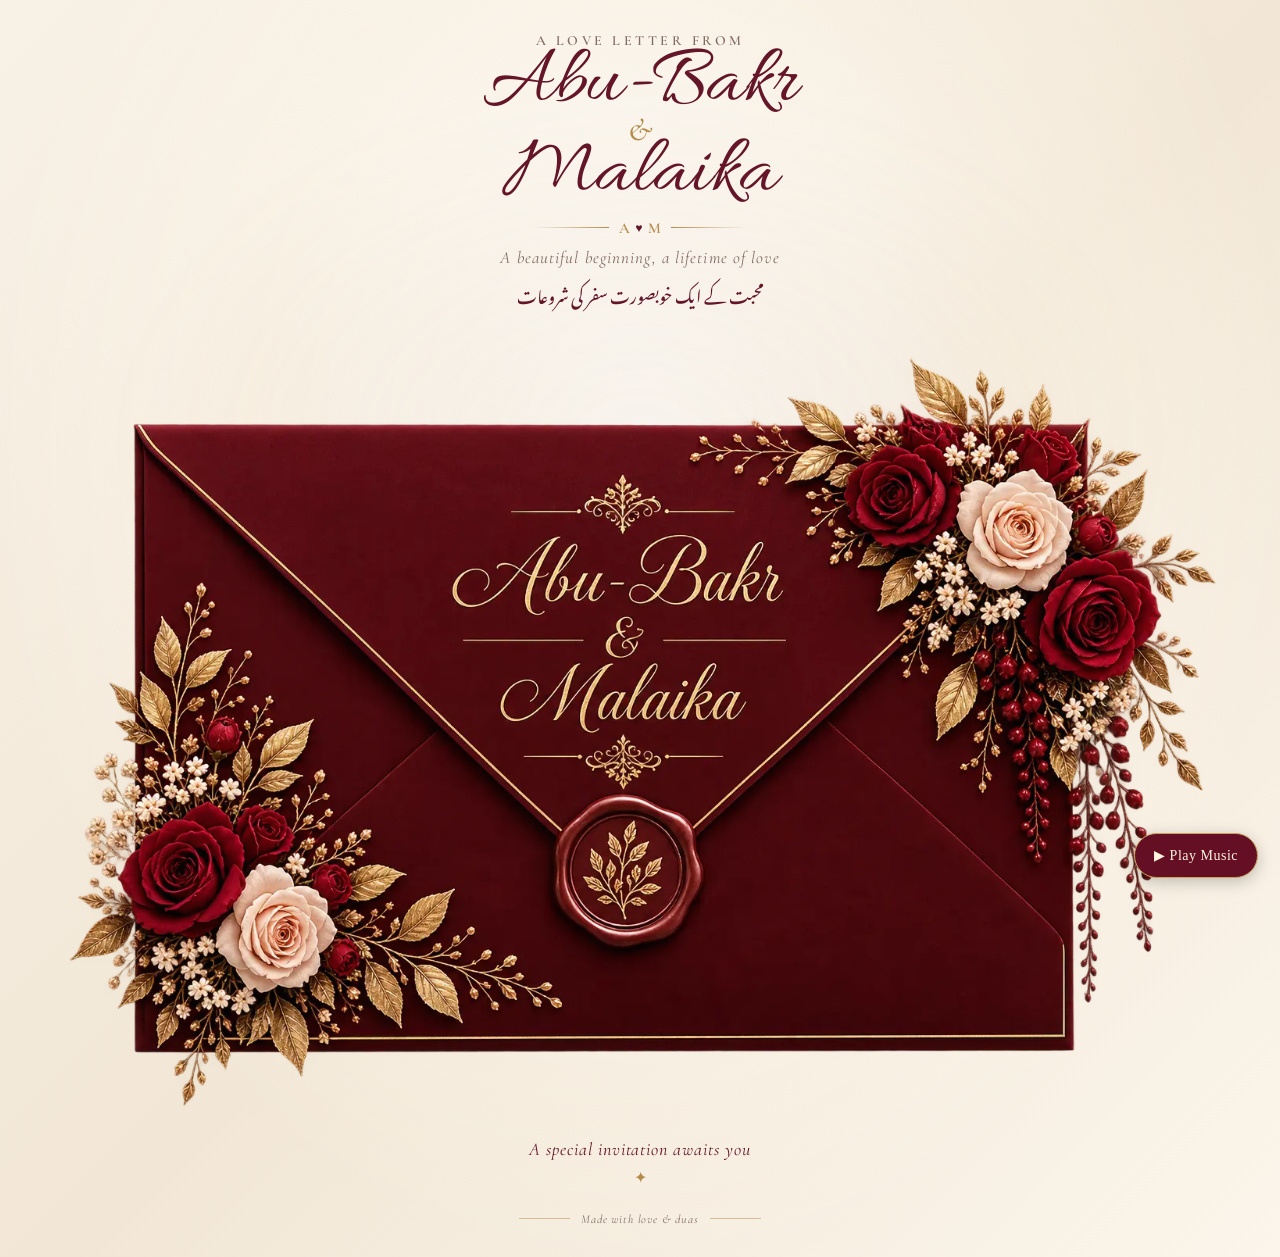
<file: index.html>
<!DOCTYPE html>
<html lang="en">
<head>
  <meta charset="UTF-8">

  <meta
    name="viewport"
    content="width=device-width, initial-scale=1.0"
  >

  <meta name="theme-color" content="#f7f0e5">

  <meta
    name="description"
    content="A special wedding invitation for Abu-Bakr and Malaika."
  >

  <title>Abu-Bakr &amp; Malaika — Wedding Invitation</title>

  <!-- Main website styling -->
  <link rel="stylesheet" href="css/style.css">
</head>

<body>
  <main class="welcome-page">

    <!-- Soft background glow -->
    <div class="ambient-glow" aria-hidden="true"></div>

    <!-- Page heading -->
    <header class="intro">

      <p class="intro__eyebrow">
        A Love Letter From
      </p>

      <!-- Names are separated for accurate spacing -->
      <h1 class="intro__names" id="page-title">

        <span class="intro__name intro__name--first">
          Abu-Bakr
        </span>

        <span class="intro__ampersand">
          &amp;
        </span>

        <span class="intro__name intro__name--second">
          Malaika
        </span>

      </h1>

      <!-- Couple monogram divider -->
      <div class="intro__ornament" aria-hidden="true">

        <span class="intro__line"></span>

        <span class="intro__monogram">
          <span>A</span>
          <span class="intro__heart">♥</span>
          <span>M</span>
        </span>

        <span class="intro__line"></span>

      </div>

      <!-- English subtitle -->
      <p class="intro__subtitle">
        A beautiful beginning, a lifetime of love
      </p>

      <!-- Urdu subtitle -->
      <p
        class="intro__urdu"
        lang="ur"
        dir="rtl"
      >
        محبت کے ایک خوبصورت سفر کی شروعات
      </p>

    </header>

    <!-- Main invitation card -->
    <section
      class="invitation-section"
      aria-label="Wedding invitation"
    >

      <button
        class="invitation-card"
        id="invitation-card"
        type="button"
        aria-label="Open Abu-Bakr and Malaika's wedding invitation"
        aria-describedby="invitation-hint"
      >

        <img
          class="invitation-card__image"
          src="assets/images/wedding-envelope.webp"
          alt="Burgundy wedding envelope decorated with gold details,
               floral arrangements and a central wax seal"
          draggable="false"
        >

      </button>

      <p
        class="invitation-hint"
        id="invitation-hint"
      >
        A special invitation awaits you
      </p>

      <span
        class="invitation-section__scroll"
        aria-hidden="true"
      >
        ✦
      </span>

    </section>

    <!-- Footer -->
    <footer class="welcome-footer">

      <span class="welcome-footer__line"></span>

      <p>Made with love &amp; duas</p>

      <span class="welcome-footer__line"></span>

    </footer>

  </main>

  <!-- JavaScript functionality -->
  <script src="js/script.js" defer></script>
</body>
</html>
</file>
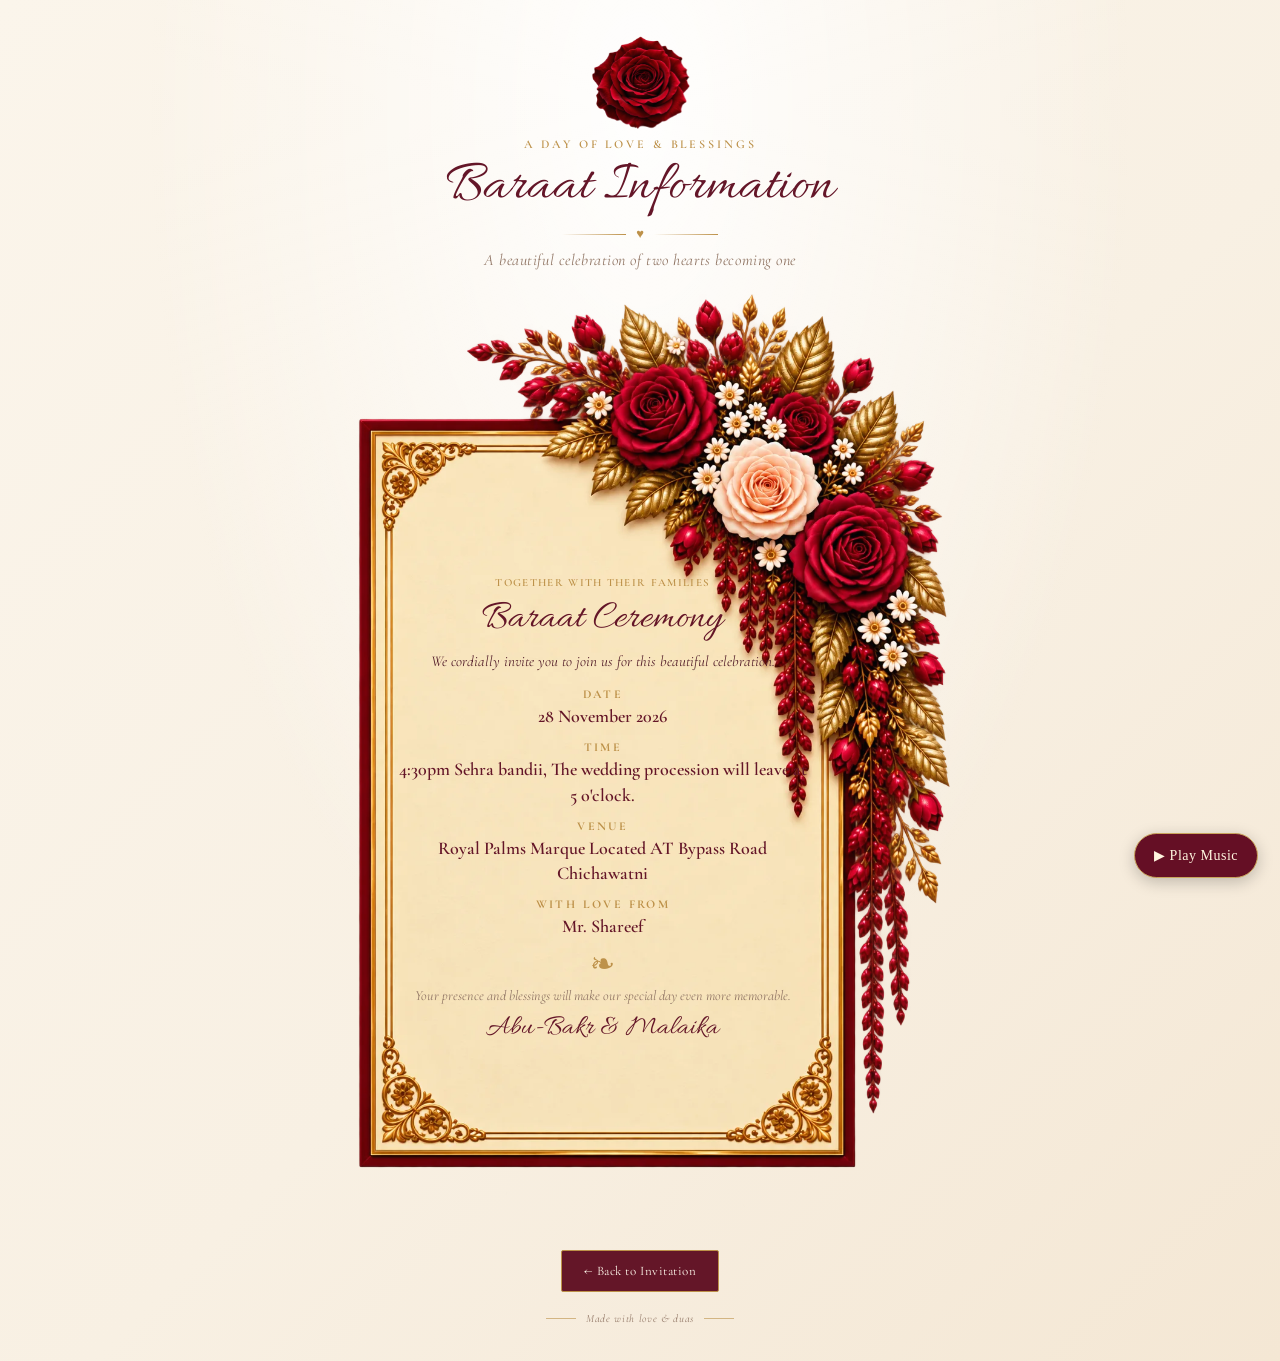
<file: baraat.html>
<!DOCTYPE html>
<html lang="en">
<head>
    <meta charset="UTF-8">
    <meta name="viewport" content="width=device-width, initial-scale=1.0">

    <meta
        name="description"
        content="Baraat ceremony information for Abu-Bakr and Malaika."
    >

    <meta name="theme-color" content="#f8f0e3">

    <title>Baraat Information | Abu-Bakr &amp; Malaika</title>

    <!-- Dedicated stylesheet for the Baraat page -->
    <link rel="stylesheet" href="css/baraat.css">
</head>

<body>

    <main class="baraat-page">

        <!-- Top Rose and Heading -->
        <header class="baraat-header">

            <img
                class="baraat-rose"
                src="assets/images/mehndi-rose.webp"
                alt=""
                aria-hidden="true"
            >

            <p class="baraat-eyebrow">
                A DAY OF LOVE &amp; BLESSINGS
            </p>

            <h1 class="baraat-title">
                Baraat Information
            </h1>

            <div class="baraat-heading-divider" aria-hidden="true">
                <span></span>
                <span class="baraat-divider-heart">♥</span>
                <span></span>
            </div>

            <p class="baraat-subtitle">
                A beautiful celebration of two hearts becoming one
            </p>

        </header>


        <!-- Main Baraat Information Frame -->
        <section
            class="baraat-information"
            aria-labelledby="baraat-card-title"
        >

            <div class="baraat-frame">

                <!-- Shared decorative frame -->
                <img
                    class="baraat-frame-image"
                    src="assets/images/mehndi-frame.webp"
                    alt=""
                    aria-hidden="true"
                >

                <!-- Editable event information -->
                <div class="baraat-card-content">

                    <p class="baraat-card-eyebrow">
                        TOGETHER WITH THEIR FAMILIES
                    </p>

                    <h2
                        class="baraat-card-title"
                        id="baraat-card-title"
                    >
                        Baraat Ceremony
                    </h2>

                    <p class="baraat-card-invitation">
                        We cordially invite you to join us
                        for this beautiful celebration.
                    </p>


                    <!-- DATE -->
                    <div class="baraat-detail">
                        <span class="baraat-detail-label">
                            DATE
                        </span>

                        <p class="baraat-detail-value">
                            28 November 2026
                        </p>
                    </div>


                    <!-- TIME -->
                    <div class="baraat-detail">
                        <span class="baraat-detail-label">
                            TIME
                        </span>

                        <p class="baraat-detail-value">
                            4:30pm Sehra bandii,
                            The wedding procession will leave at 5 o'clock.
                        </p>
                    </div>


                    <!-- VENUE -->
                    <div class="baraat-detail">
                        <span class="baraat-detail-label">
                            VENUE
                        </span>

                        <p class="baraat-detail-value">
                            Royal Palms Marque Located AT Bypass Road Chichawatni 
                        </p>
                    </div>


                    <!-- FAMILY / HOST DETAILS -->
                    <div class="baraat-detail">
                        <span class="baraat-detail-label">
                            WITH LOVE FROM
                        </span>

                        <p class="baraat-detail-value">
                            Mr. Shareef
                        </p>
                    </div>


                    <div
                        class="baraat-card-ornament"
                        aria-hidden="true"
                    >
                        ❧
                    </div>

                    <p class="baraat-card-closing">
                        Your presence and blessings will make
                        our special day even more memorable.
                    </p>

                    <p class="baraat-card-signature">
                        Abu-Bakr &amp; Malaika
                    </p>

                </div>

            </div>

        </section>


        <!-- Navigation -->
        <nav class="baraat-navigation" aria-label="Page navigation">

            <a class="baraat-back-link" href="invitation.html">
                ← Back to Invitation
            </a>

        </nav>


        <!-- Footer -->
        <footer class="baraat-footer">
            <span></span>
            <p>Made with love &amp; duas</p>
            <span></span>
        </footer>

    </main>

<script src="js/script.js"></script>
</body>
</html>
</file>
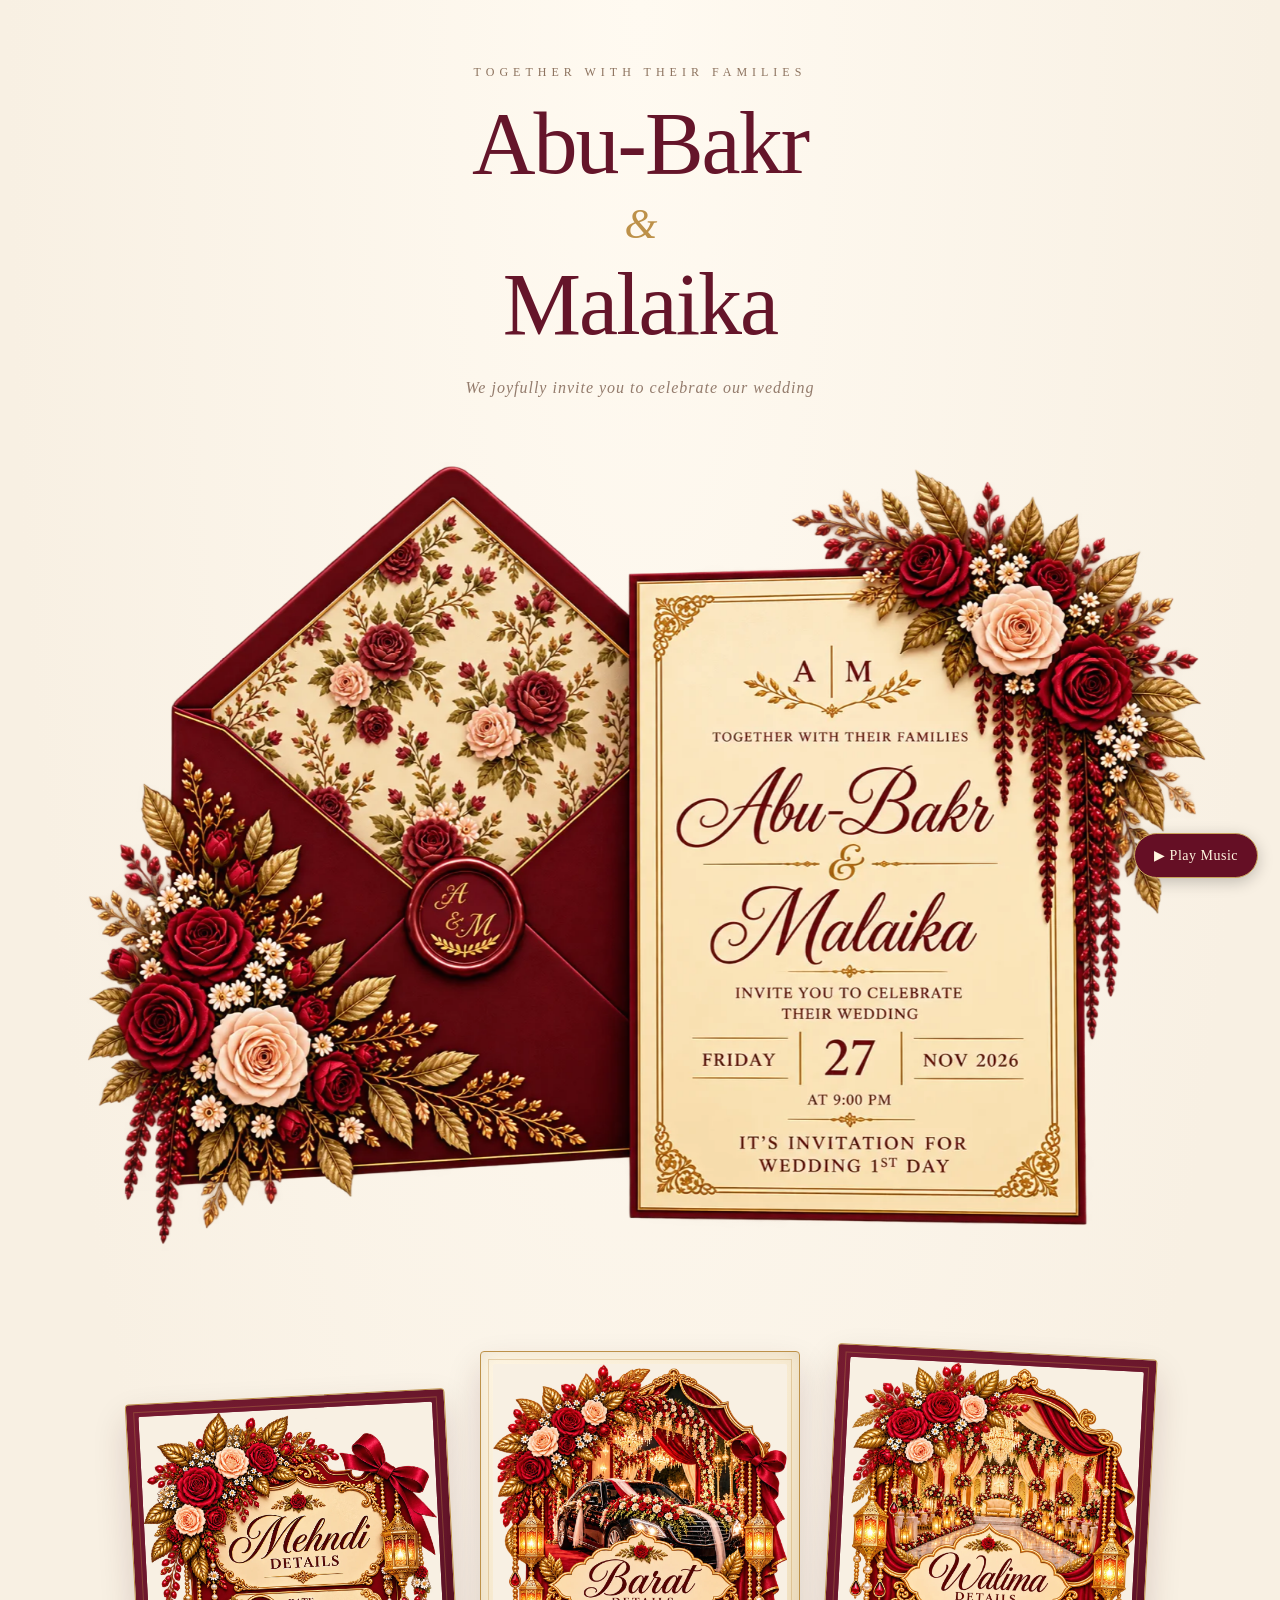
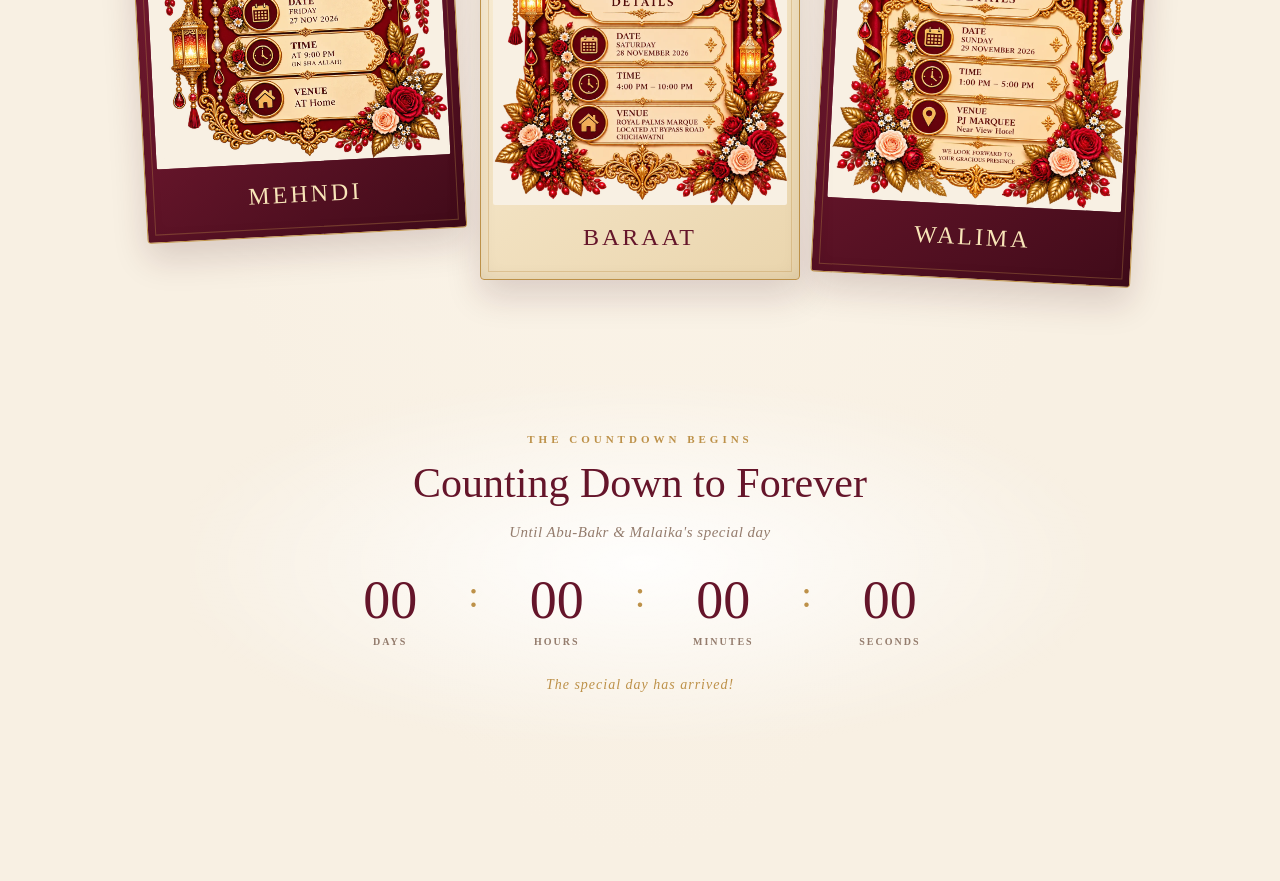
<file: invitation.html>
<!DCTYPE html>
<html lang="en">
<head>
    <meta charset="UTF-8">
    <meta name="viewport" content="width=device-width, initial-scale=1.0">

    <title>Wedding Invitation | Abu-Bakr & Malaika</title>

    <link rel="stylesheet" href="css/invitation.css">
</head>

<body>

    <main class="invitation-page">

        <!-- Wedding Invitation Header -->
        <header class="invitation-header">
            <p class="invitation-eyebrow">TOGETHER WITH THEIR FAMILIES</p>

            <h1 class="invitation-title">
                Abu-Bakr
                <span>&amp;</span>
                Malaika
            </h1>

            <p class="invitation-subtitle">
                We joyfully invite you to celebrate our wedding
            </p>
        </header>

        
        <!-- Main Wedding Invitation Image -->
        <section class="invitation-hero">
            <img
                src="assets/images/wedding-main.webp"
                alt="Abu-Bakr and Malaika's wedding invitation"
                class="invitation-main-image"
            >
        </section>

       
        <!-- Wedding Event Cards -->
        <section class="invitation-cards" aria-label="Wedding events">

            <!-- MEHNDI CARD -->
            <a
                href="mehndi.html"
                class="invitation-card details-card event-card"
                aria-label="Open Mehndi event information"
            >
                <img
                   class="event-card__image"
                   src="assets/images/mehndi-card.webp"
                   alt="Mehndi invitation card"
                   loading="lazy"
                >

               <span class="card-label">MEHNDI</span>
            </a>


            <!-- BARAAT CARD -->
            <a
                href="baraat.html"
                class="invitation-card rsvp-card event-card"
                aria-label="Open Baraat event information"
            >
                <img
                   class="event-card__image"
                   src="assets/images/baraat-card.webp"
                   alt="Baraat invitation card"
                   loading="lazy"
                >

               <span class="card-label">BARAAT</span>
            </a>


            <!-- WALIMA CARD -->
            <a
                href="walima.html"
                class="invitation-card memories-card event-card"
                aria-label="Open Walima event information"
            >
                <img
                    class="event-card__image"
                    src="assets/images/walima-card.webp"
                    alt="Walima invitation card"
                    loading="lazy"
                >

                <span class="card-label">WALIMA</span>
            </a>

        </section>


        <!-- Wedding Countdown -->
        <section
            class="countdown-section"
            aria-labelledby="countdown-title"
        >
            <p class="countdown-eyebrow">
                THE COUNTDOWN BEGINS
            </p>

            <h2 class="countdown-title" id="countdown-title">
                Counting Down to Forever
            </h2>

            <p class="countdown-description">
                Until Abu-Bakr &amp; Malaika's special day
            </p>

            <div class="countdown-grid" id="wedding-countdown">

                <div class="countdown-unit">
                    <span class="countdown-number" data-unit="days">
                        --
                    </span>
                    <span class="countdown-label">Days</span>
                </div>

                <span class="countdown-separator" aria-hidden="true">:</span>

                <div class="countdown-unit">
                    <span class="countdown-number" data-unit="hours">
                        --
                    </span>
                    <span class="countdown-label">Hours</span>
                </div>

                <span class="countdown-separator" aria-hidden="true">:</span>

                <div class="countdown-unit">
                    <span class="countdown-number" data-unit="minutes">
                        --
                    </span>
                    <span class="countdown-label">Minutes</span>
                </div>

                <span class="countdown-separator" aria-hidden="true">:</span>

                <div class="countdown-unit">
                    <span class="countdown-number" data-unit="seconds">
                        --
                    </span>
                    <span class="countdown-label">Seconds</span>
                </div>

            </div>

            <p class="countdown-message" id="countdown-message">
                A beautiful beginning awaits
            </p>
        </section>

    </main>

    <script src="js/script.js"></script>

</body>
</html>
</file>
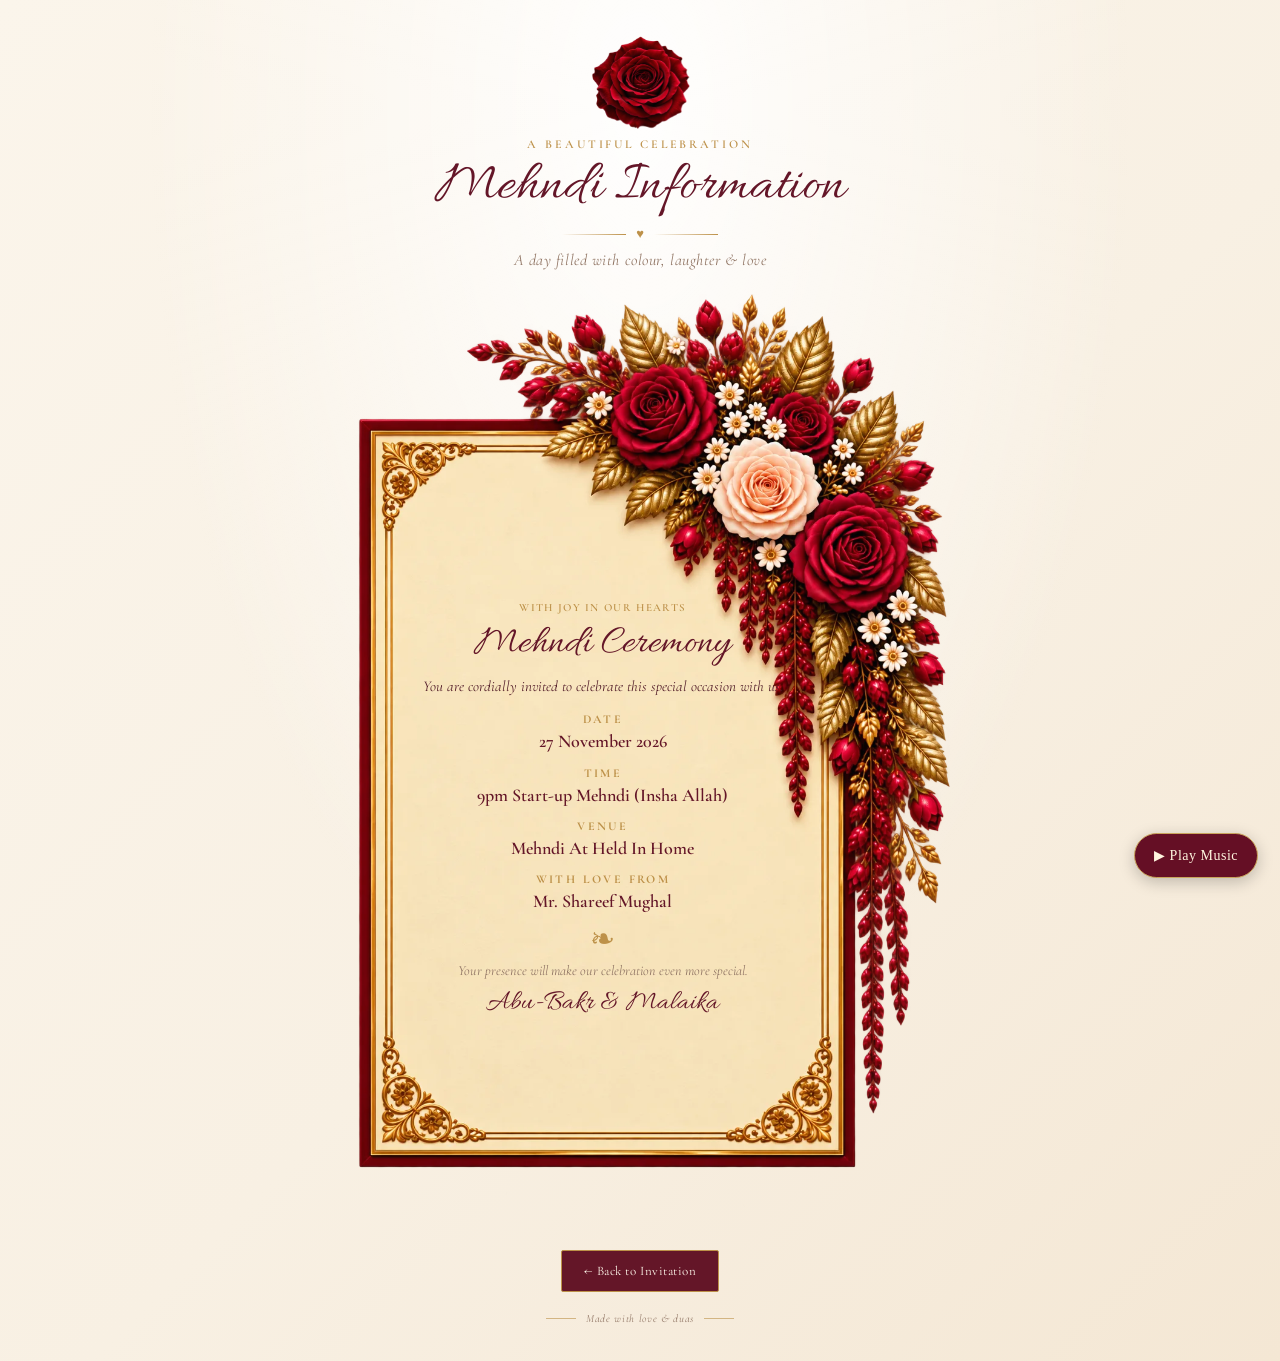
<file: mehndi.html>
<!DOCTYPE html>
<html lang="en">
<head>
    <meta charset="UTF-8">
    <meta name="viewport" content="width=device-width, initial-scale=1.0">

    <meta
        name="description"
        content="Mehndi celebration information for Abu-Bakr and Malaika."
    >

    <meta name="theme-color" content="#f8f0e3">

    <title>Mehndi Information | Abu-Bakr &amp; Malaika</title>

    <!-- Separate stylesheet for Mehndi page -->
    <link rel="stylesheet" href="css/mehndi.css">
</head>

<body>

    <main class="mehndi-page">

        <!-- Rose at the top -->
        <header class="mehndi-header">

            <img
                class="mehndi-rose"
                src="assets/images/mehndi-rose.webp"
                alt=""
                aria-hidden="true"
            >

            <p class="mehndi-eyebrow">
                A BEAUTIFUL CELEBRATION
            </p>

            <h1 class="mehndi-title">
                Mehndi Information
            </h1>

            <div class="mehndi-heading-divider" aria-hidden="true">
                <span></span>
                <span class="mehndi-divider-heart">♥</span>
                <span></span>
            </div>

            <p class="mehndi-subtitle">
                A day filled with colour, laughter &amp; love
            </p>

        </header>


        <!-- Decorative invitation frame -->
        <section
            class="mehndi-information"
            aria-labelledby="mehndi-card-title"
        >

            <div class="mehndi-frame">

                <!-- Your selected transparent floral frame -->
                <img
                    class="mehndi-frame-image"
                    src="assets/images/mehndi-frame.webp"
                    alt=""
                    aria-hidden="true"
                >

                <!-- Editable information placed inside the frame -->
                <div class="mehndi-card-content">

                    <p class="mehndi-card-eyebrow">
                        WITH JOY IN OUR HEARTS
                    </p>

                    <h2
                        class="mehndi-card-title"
                        id="mehndi-card-title"
                    >
                        Mehndi Ceremony
                    </h2>

                    <p class="mehndi-card-invitation">
                        You are cordially invited to celebrate
                        this special occasion with us.
                    </p>


                    <!-- DATE -->
                    <div class="mehndi-detail">
                        <span class="mehndi-detail-label">
                            DATE
                        </span>

                        <p class="mehndi-detail-value">
                            27 November 2026
                        </p>
                    </div>


                    <!-- TIME -->
                    <div class="mehndi-detail">
                        <span class="mehndi-detail-label">
                            TIME
                        </span>

                        <p class="mehndi-detail-value">
                            9pm Start-up Mehndi (Insha Allah)
                        </p>
                    </div>


                    <!-- VENUE -->
                    <div class="mehndi-detail">
                        <span class="mehndi-detail-label">
                            VENUE
                        </span>

                        <p class="mehndi-detail-value">
                            Mehndi At Held In Home
                        </p>
                    </div>


                    <!-- FAMILY / HOST DETAILS -->
                    <div class="mehndi-detail">
                        <span class="mehndi-detail-label">
                            WITH LOVE FROM
                        </span>

                        <p class="mehndi-detail-value">
                            Mr. Shareef Mughal
                        </p>
                    </div>


                    <div
                        class="mehndi-card-ornament"
                        aria-hidden="true"
                    >
                        ❧
                    </div>

                    <p class="mehndi-card-closing">
                        Your presence will make our celebration
                        even more special.
                    </p>

                    <p class="mehndi-card-signature">
                        Abu-Bakr &amp; Malaika
                    </p>

                </div>

            </div>

        </section>


        <!-- Back navigation -->
        <nav class="mehndi-navigation" aria-label="Page navigation">
            <a class="mehndi-back-link" href="invitation.html">
                ← Back to Invitation
            </a>
        </nav>


        <!-- Footer -->
        <footer class="mehndi-footer">
            <span></span>
            <p>Made with love &amp; duas</p>
            <span></span>
        </footer>

    </main>

<script src="js/script.js"></script>
</body>
</html>
</file>
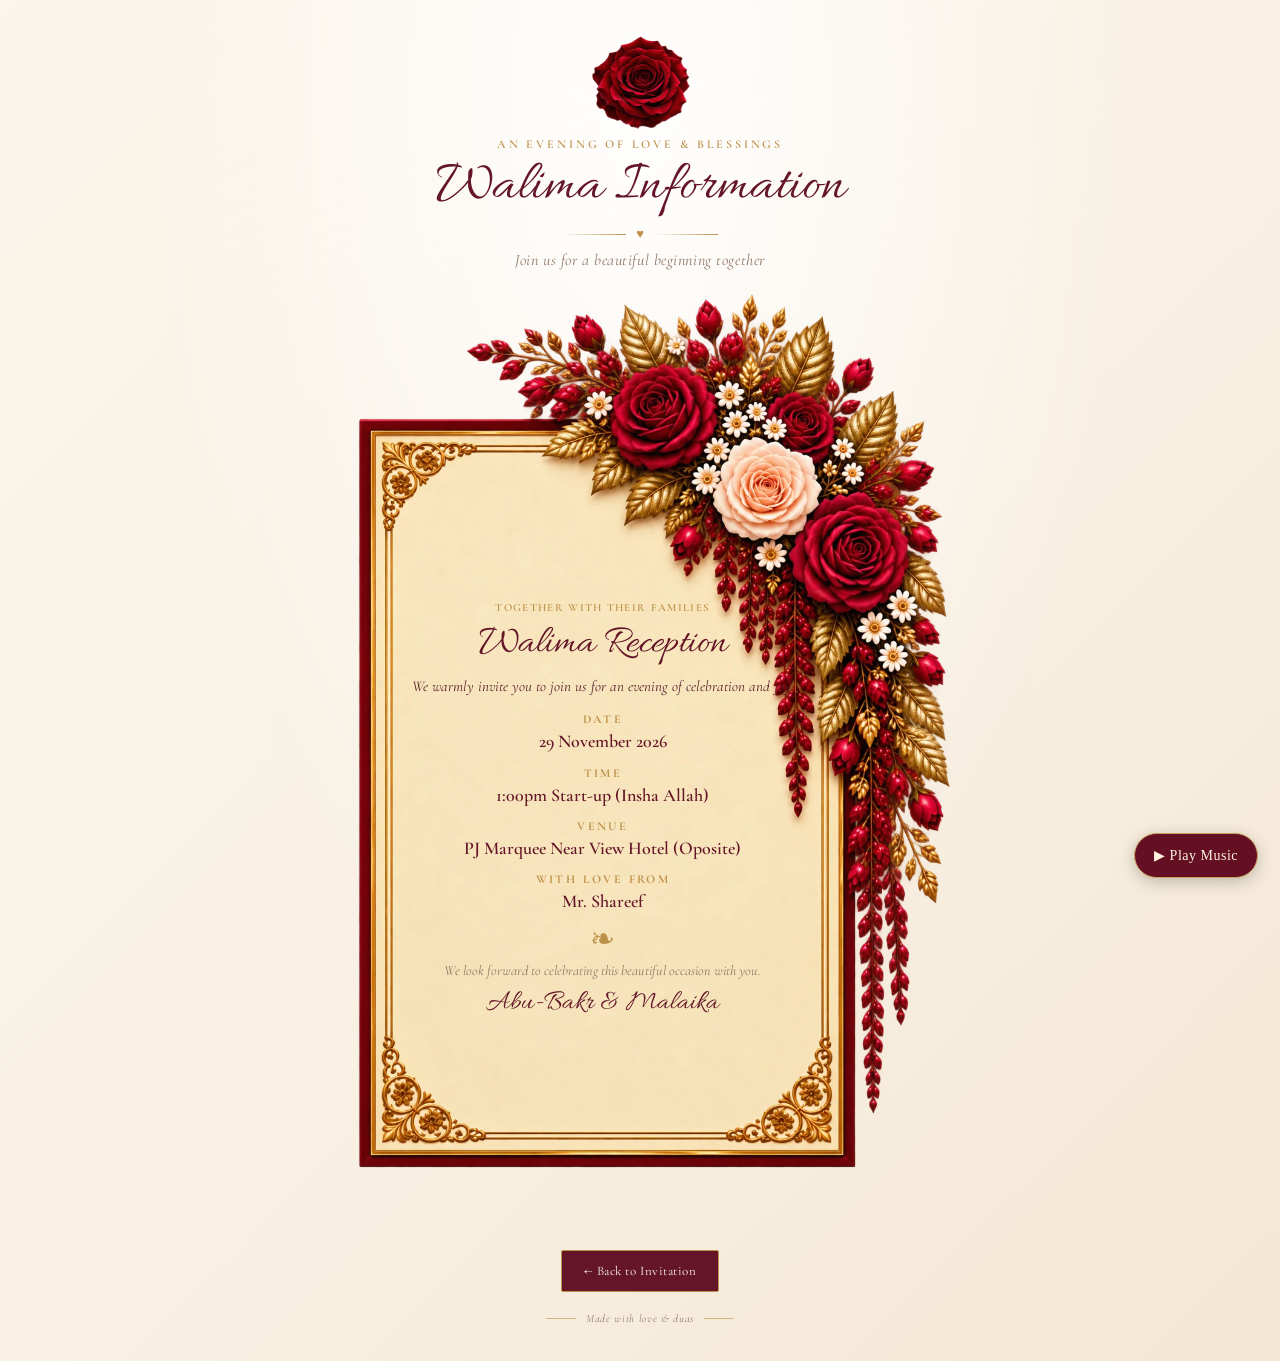
<file: walima.html>
<!DOCTYPE html>
<html lang="en">
<head>
    <meta charset="UTF-8">
    <meta name="viewport" content="width=device-width, initial-scale=1.0">

    <meta
        name="description"
        content="Walima reception information for Abu-Bakr and Malaika."
    >

    <meta name="theme-color" content="#f8f0e3">

    <title>Walima Information | Abu-Bakr &amp; Malaika</title>

    <!-- Dedicated stylesheet for the Walima page -->
    <link rel="stylesheet" href="css/walima.css">
</head>

<body>

    <main class="walima-page">

        <!-- Rose and Heading -->
        <header class="walima-header">

            <img
                class="walima-rose"
                src="assets/images/mehndi-rose.webp"
                alt=""
                aria-hidden="true"
            >

            <p class="walima-eyebrow">
                AN EVENING OF LOVE &amp; BLESSINGS
            </p>

            <h1 class="walima-title">
                Walima Information
            </h1>

            <div class="walima-heading-divider" aria-hidden="true">
                <span></span>
                <span class="walima-divider-heart">♥</span>
                <span></span>
            </div>

            <p class="walima-subtitle">
                Join us for a beautiful beginning together
            </p>

        </header>


        <!-- Main Walima Information Frame -->
        <section
            class="walima-information"
            aria-labelledby="walima-card-title"
        >

            <div class="walima-frame">

                <!-- Decorative burgundy and gold frame -->
                <img
                    class="walima-frame-image"
                    src="assets/images/mehndi-frame.webp"
                    alt=""
                    aria-hidden="true"
                >

                <!-- Editable Walima details -->
                <div class="walima-card-content">

                    <p class="walima-card-eyebrow">
                        TOGETHER WITH THEIR FAMILIES
                    </p>

                    <h2
                        class="walima-card-title"
                        id="walima-card-title"
                    >
                        Walima Reception
                    </h2>

                    <p class="walima-card-invitation">
                        We warmly invite you to join us
                        for an evening of celebration and joy.
                    </p>


                    <!-- DATE -->
                    <div class="walima-detail">
                        <span class="walima-detail-label">
                            DATE
                        </span>

                        <p class="walima-detail-value">
                            29 November 2026
                        </p>
                    </div>


                    <!-- TIME -->
                    <div class="walima-detail">
                        <span class="walima-detail-label">
                            TIME
                        </span>

                        <p class="walima-detail-value">
                            1:00pm Start-up (Insha Allah)
                        </p>
                    </div>


                    <!-- VENUE -->
                    <div class="walima-detail">
                        <span class="walima-detail-label">
                            VENUE
                        </span>

                        <p class="walima-detail-value">
                            PJ Marquee Near View Hotel (Oposite)
                        </p>
                    </div>


                    <!-- FAMILY / HOST DETAILS -->
                    <div class="walima-detail">
                        <span class="walima-detail-label">
                            WITH LOVE FROM
                        </span>

                        <p class="walima-detail-value">
                            Mr. Shareef
                        </p>
                    </div>


                    <div
                        class="walima-card-ornament"
                        aria-hidden="true"
                    >
                        ❧
                    </div>

                    <p class="walima-card-closing">
                        We look forward to celebrating
                        this beautiful occasion with you.
                    </p>

                    <p class="walima-card-signature">
                        Abu-Bakr &amp; Malaika
                    </p>

                </div>

            </div>

        </section>


        <!-- Back Navigation -->
        <nav class="walima-navigation" aria-label="Page navigation">

            <a class="walima-back-link" href="invitation.html">
                ← Back to Invitation
            </a>

        </nav>


        <!-- Footer -->
        <footer class="walima-footer">
            <span></span>
            <p>Made with love &amp; duas</p>
            <span></span>
        </footer>

    </main>

<script src="js/script.js"></script>
</body>
</html>
</file>
<file: css/style.css>
@import url('https://fonts.googleapis.com/css2?family=Allura&family=Cormorant+Garamond:wght@400;500;600;700&family=Noto+Nastaliq+Urdu&display=swap');

/* ========================================
   1. DESIGN TOKENS
======================================== */

:root {
  --paper: #f7f0e5;
  --paper-light: #fffaf1;

  --burgundy: #641628;
  --burgundy-dark: #3d0b17;

  --gold: #b58b4b;
  --gold-light: #d9bd83;

  --ink: #4a2026;
  --muted: #826c62;

  --font-body: "Cormorant Garamond", Georgia, serif;
  --font-script: "Allura", "Brush Script MT", cursive;
  --font-urdu: "Noto Nastaliq Urdu", serif;
}

/* ========================================
   2. GLOBAL RESET
======================================== */

* {
  box-sizing: border-box;
}

html {
  min-height: 100%;
  scroll-behavior: smooth;
}

body {
  min-height: 100vh;
  min-height: 100svh;

  margin: 0;

  color: var(--ink);
  background: var(--paper);

  font-family: var(--font-body);
  -webkit-font-smoothing: antialiased;
  text-rendering: optimizeLegibility;
}

button {
  font: inherit;
}

/* ========================================
   3. MAIN PAGE BACKGROUND
======================================== */

.welcome-page {
  position: relative;
  isolation: isolate;

  display: flex;
  flex-direction: column;
  align-items: center;
  justify-content: center;

  width: 100%;
  min-height: 100vh;
  min-height: 100svh;

  overflow: hidden;

  padding: clamp(22px, 3.5vh, 42px) 18px;

  background:
    radial-gradient(
      ellipse at 50% 35%,
      rgba(255, 255, 255, 0.96) 0%,
      rgba(255, 250, 241, 0.36) 43%,
      transparent 72%
    ),
    linear-gradient(
      135deg,
      #f8f1e6 0%,
      #f2e7d6 52%,
      #fbf5eb 100%
    );
}

.ambient-glow {
  position: absolute;
  z-index: -1;

  top: 35%;
  left: 50%;

  width: min(90vw, 1050px);
  aspect-ratio: 1.5;

  transform: translate(-50%, -50%);

  background: radial-gradient(
    ellipse,
    rgba(190, 145, 91, 0.11),
    transparent 70%
  );

  filter: blur(30px);
  pointer-events: none;
}

/* ========================================
   4. TOP TYPOGRAPHY
======================================== */

.intro {
  position: relative;
  z-index: 1;

  width: 100%;
  max-width: 820px;

  margin: 0 auto clamp(12px, 2vh, 24px);

  text-align: center;

  animation: introReveal 900ms ease-out both;
}

.intro__eyebrow {
  margin: 0 0 2px;

  color: var(--muted);

  font-family: var(--font-body);
  font-size: clamp(10px, 1.2vw, 14px);
  font-weight: 600;

  text-transform: uppercase;
  letter-spacing: 0.25em;
}

/* Names are separate elements for precise spacing */

.intro__names {
  display: flex;
  flex-direction: column;
  align-items: center;

  gap: 0;
  margin: 0;

  color: var(--burgundy);

  font-family: var(--font-script);
  font-size: clamp(54px, 7vw, 84px);
  font-weight: 400;

  line-height: 0.82;
}

.intro__name {
  display: block;
  white-space: nowrap;
}

.intro__name--first {
  margin: 0 0 -2px;
  letter-spacing: -0.01em;
}

.intro__name--second {
  margin: -1px 0 0;
}

/* Keep the ampersand close to both names */

.intro__ampersand {
  display: block;

  margin: -1px 0 -3px;

  color: var(--gold);

  font-family: var(--font-body);
  font-size: 0.38em;
  font-style: italic;
  font-weight: 500;

  line-height: 0.9;
}

/* ========================================
   5. A ♥ M MONOGRAM DIVIDER
======================================== */

.intro__ornament {
  display: flex;
  align-items: center;
  justify-content: center;

  gap: 10px;
  margin: 9px auto 8px;
}

.intro__line {
  display: block;

  width: clamp(32px, 6vw, 76px);
  height: 1px;

  background: linear-gradient(
    90deg,
    transparent,
    var(--gold)
  );
}

.intro__line:last-child {
  transform: rotate(180deg);
}

.intro__monogram {
  display: inline-flex;
  align-items: center;
  justify-content: center;

  gap: 5px;
  white-space: nowrap;

  color: var(--gold);

  font-family: var(--font-body);
  font-size: 15px;
  font-weight: 600;
  letter-spacing: 0.04em;
}

.intro__heart {
  color: var(--burgundy);
  font-size: 12px;
  line-height: 1;
}

/* ========================================
   6. SUBTITLE AND URDU TEXT
======================================== */

.intro__subtitle {
  margin: 0;

  color: var(--muted);

  font-family: var(--font-body);
  font-size: clamp(12px, 1.5vw, 17px);
  font-style: italic;

  letter-spacing: 0.065em;
  line-height: 1.5;
}

.intro__urdu {
  margin: 6px 0 0;

  color: var(--burgundy);

  font-family: var(--font-urdu);
  font-size: clamp(12px, 1.5vw, 17px);

  line-height: 2;
  text-align: center;
}

/* ========================================
   7. INVITATION CARD
======================================== */

.invitation-section {
  position: relative;
  z-index: 1;

  display: flex;
  flex-direction: column;
  align-items: center;

  width: 100%;
  gap: 10px;
}

.invitation-card {
  position: relative;

  display: block;
  flex-shrink: 0;

  width: min(100%, 1200px);
  aspect-ratio: 3 / 2;

  margin: 0;
  padding: 0;

  border: 0;
  border-radius: 4px;

  background: transparent;
  cursor: pointer;

  appearance: none;
  -webkit-tap-highlight-color: transparent;

  animation:
    cardReveal 1200ms cubic-bezier(0.2, 0.75, 0.25, 1)
    180ms both;

  transition:
    transform 400ms ease,
    filter 400ms ease;
}

.invitation-card__image {
  display: block;

  width: 100%;
  height: 100%;

  object-fit: contain;
  object-position: center;

  user-select: none;
  -webkit-user-drag: none;
  pointer-events: none;
}

.invitation-card:focus {
  outline: none;
}

.invitation-card:focus-visible {
  outline: 2px solid var(--gold);
  outline-offset: 5px;
}

@media (hover: hover) and (pointer: fine) {
  .invitation-card:hover {
    transform: translateY(-3px) scale(1.006);

    filter: drop-shadow(
      0 15px 20px rgba(78, 35, 27, 0.12)
    );
  }
}

.invitation-card:active {
  transform: scale(0.995);
  transition-duration: 120ms;
}

/* ========================================
   8. INVITATION HINT
======================================== */

.invitation-hint {
  margin: 0;
  padding: 0 8px;

  color: var(--burgundy);

  font-family: var(--font-body);
  font-size: clamp(13px, 1.5vw, 18px);
  font-style: italic;

  text-align: center;
  letter-spacing: 0.055em;

  animation: hintReveal 800ms ease-out 650ms both;
}

.invitation-section__scroll {
  margin-top: 0;

  color: var(--gold);
  font-size: 16px;
  line-height: 1;

  animation: gentleFloat 2s ease-in-out infinite;
}

/* ========================================
   9. FOOTER
======================================== */

.welcome-footer {
  display: flex;
  align-items: center;
  justify-content: center;

  gap: 11px;
  margin-top: clamp(18px, 2.8vh, 30px);

  color: var(--muted);

  font-family: var(--font-body);
  font-size: 12px;
  font-style: italic;
  letter-spacing: 0.07em;

  text-align: center;
}

.welcome-footer p {
  margin: 0;
}

.welcome-footer__line {
  display: block;

  width: clamp(22px, 4vw, 52px);
  height: 1px;

  background: rgba(181, 139, 75, 0.5);
}

/* ========================================
   10. ENTRANCE ANIMATIONS
======================================== */

@keyframes introReveal {
  from {
    opacity: 0;
    transform: translateY(-12px);
  }

  to {
    opacity: 1;
    transform: translateY(0);
  }
}

@keyframes cardReveal {
  from {
    opacity: 0;
    transform: translateY(25px) scale(0.975);
  }

  to {
    opacity: 1;
    transform: translateY(0) scale(1);
  }
}

@keyframes hintReveal {
  from {
    opacity: 0;
    transform: translateY(7px);
  }

  to {
    opacity: 1;
    transform: translateY(0);
  }
}

@keyframes gentleFloat {
  0%,
  100% {
    transform: translateY(0);
  }

  50% {
    transform: translateY(4px);
  }
}

/* ========================================
   11. RESPONSIVE LAYOUT
======================================== */

@media (max-width: 600px) {
  .welcome-page {
    justify-content: center;

    padding: 24px 10px 20px;
  }

  .intro {
    margin-bottom: 14px;
  }

  .intro__eyebrow {
    font-size: 10px;
    letter-spacing: 0.21em;
    margin-bottom: 0 0 12px;
  }

  .intro__names {
    font-size: clamp(48px, 12vw, 66px);
    line-height: 0.84;
  }

  .intro__ampersand {
    margin: -1px 0 -3px;
    font-size: 0.38em;
  }

  .intro__ornament {
    gap: 8px;
    margin: 7px auto;
  }

  .intro__line {
    width: clamp(25px, 8vw, 42px);
  }

  .intro__monogram {
    gap: 4px;
    font-size: 14px;
  }

  .intro__subtitle {
    max-width: 330px;
    margin-inline: auto;

    font-size: 13px;
    letter-spacing: 0.035em;
  }

  .intro__urdu {
    margin-top: 5px;
    font-size: 13px;
    line-height: 2;
  }

  .invitation-section {
    gap: 9px;
  }

  .invitation-card {
    width: 100%;
  }

  .invitation-hint {
    font-size: 13px;
  }

  .welcome-footer {
    gap: 8px;
    margin-top: 18px;

    font-size: 11px;
  }
}

/* Extra-small phones */

@media (max-width: 360px) {
  .welcome-page {
    padding-inline: 7px;
  }

  .intro__names {
    font-size: 46px;
  }

  .intro__eyebrow {
    letter-spacing: 0.16em;
  }

  .intro__subtitle {
    font-size: 12px;
  }

  .invitation-hint {
    font-size: 12px;
  }
}

/* Short landscape screens */

@media (max-height: 540px) and (orientation: landscape) {
  .welcome-page {
    padding-top: 14px;
    padding-bottom: 14px;
  }

  .intro {
    margin-bottom: 10px;
  }

  .intro__names {
    font-size: clamp(40px, 9vh, 55px);
  }

  .intro__ornament {
    margin: 5px auto;
  }

  .intro__urdu {
    margin-top: 2px;
    font-size: 12px;
  }

  .invitation-card {
    width: min(62vw, 62svh);
  }

  .welcome-footer {
    margin-top: 12px;
  }
}

/* ========================================
   12. REDUCED-MOTION ACCESSIBILITY
======================================== */

@media (prefers-reduced-motion: reduce) {
  *,
  *::before,
  *::after {
    scroll-behavior: auto !important;
    animation: none !important;
    transition: none !important;
  }
}
</file>
<file: css/baraat.css>
@import url('https://fonts.googleapis.com/css2?family=Allura&family=Cormorant+Garamond:wght@400;500;600;700&display=swap');

/* =========================================
   BARAAT PAGE — LUXURY BURGUNDY & GOLD
========================================= */

:root {
    --baraat-paper: #f8f0e3;
    --baraat-paper-light: #fff8eb;
    --baraat-burgundy: #641628;
    --baraat-burgundy-dark: #400b19;
    --baraat-gold: #bd9149;
    --baraat-gold-light: #d9bd83;
    --baraat-muted: #927766;
    --baraat-text: #55202b;
}

/* Global reset */

* {
    box-sizing: border-box;
}

html {
    min-height: 100%;
    scroll-behavior: smooth;
}

body {
    margin: 0;
    min-height: 100vh;
    min-height: 100svh;

    background: var(--baraat-paper);
    color: var(--baraat-text);

    font-family: "Cormorant Garamond", Georgia, serif;
    -webkit-font-smoothing: antialiased;
    text-rendering: optimizeLegibility;
}

/* =========================================
   PAGE BACKGROUND
========================================= */

.baraat-page {
    position: relative;
    isolation: isolate;

    display: flex;
    flex-direction: column;
    align-items: center;

    width: 100%;
    min-height: 100vh;
    min-height: 100svh;

    overflow: hidden;
    padding: 34px 18px 28px;

    background:
        radial-gradient(
            ellipse at 50% 8%,
            rgba(255, 255, 255, 0.95),
            transparent 54%
        ),
        linear-gradient(
            135deg,
            #fbf5eb,
            var(--baraat-paper) 55%,
            #f4e7d4
        );
}

/* =========================================
   HEADER & ROSE
========================================= */

.baraat-header {
    position: relative;
    z-index: 2;

    display: flex;
    flex-direction: column;
    align-items: center;

    width: 100%;
    max-width: 760px;

    margin: 0 auto 22px;
    text-align: center;

    animation: baraatHeaderReveal 1s ease-out both;
}

.baraat-rose {
    display: block;

    width: clamp(68px, 9vw, 105px);
    height: auto;

    margin: 0 auto 5px;

    object-fit: contain;

    animation: baraatRoseReveal 1.1s ease-out both;
}

.baraat-eyebrow {
    margin: 0 0 7px;

    color: var(--baraat-gold);

    font-size: clamp(9px, 1vw, 12px);
    font-weight: 600;
    letter-spacing: 0.24em;
    text-transform: uppercase;
}

.baraat-title {
    margin: 0;

    color: var(--baraat-burgundy);

    font-family: "Allura", "Brush Script MT", cursive;
    font-size: clamp(36px, 5.5vw, 57px);
    font-weight: 400;

    line-height: 1.05;
    text-align: center;
}

.baraat-heading-divider {
    display: flex;
    align-items: center;
    justify-content: center;

    gap: 10px;
    margin: 10px auto 7px;
}

.baraat-heading-divider > span:not(.baraat-divider-heart) {
    display: block;

    width: clamp(30px, 5vw, 64px);
    height: 1px;

    background: linear-gradient(
        90deg,
        transparent,
        var(--baraat-gold)
    );
}

.baraat-divider-heart {
    color: var(--baraat-gold);
    font-size: 13px;
    line-height: 1;
}

.baraat-subtitle {
    margin: 0;

    color: var(--baraat-muted);

    font-size: clamp(12px, 1.4vw, 16px);
    font-style: italic;
    letter-spacing: 0.035em;
    line-height: 1.5;
}

/* =========================================
   DECORATIVE INVITATION FRAME
========================================= */

.baraat-information {
    position: relative;

    display: flex;
    justify-content: center;

    width: 100%;
    margin: 0 auto;

    animation: baraatCardReveal 1.25s ease-out 0.35s both;
}

.baraat-frame {
    position: relative;

    width: min(100%, 620px);
    aspect-ratio: 2 / 3;

    margin: 0 auto;
    flex-shrink: 0;

    animation: baraatGentleFloat 5s ease-in-out 1.65s infinite;
}

.baraat-frame-image {
    position: absolute;
    inset: 0;

    display: block;

    width: 100%;
    height: 100%;

    object-fit: contain;
    object-position: center;

    pointer-events: none;
    user-select: none;
    -webkit-user-drag: none;
}

/* =========================================
   EDITABLE TEXT INSIDE THE FRAME
========================================= */

.baraat-card-content {
    position: absolute;

    top: 20%;
    left: 10%;
    right: 22%;
    bottom: 9%;

    display: flex;
    flex-direction: column;
    align-items: center;
    justify-content: center;

    gap: 0;
    padding: 8px 4px;

    overflow-wrap: anywhere;
    text-align: center;
}

.baraat-card-eyebrow {
    margin: 0 0 8px;

    color: var(--baraat-gold);

    font-size: clamp(8px, 1vw, 11px);
    font-weight: 600;
    letter-spacing: 0.12em;
}

.baraat-card-title {
    max-width: 100%;
    margin: 0 0 10px;

    color: var(--baraat-burgundy);

    font-family: "Allura", "Brush Script MT", cursive;
    font-size: clamp(22px, 3.8vw, 40px);
    font-weight: 400;

    line-height: 1.1;
    overflow-wrap: anywhere;
}

.baraat-card-invitation {
    max-width: 95%;

    margin: 0 0 15px;

    color: var(--baraat-text);

    font-size: clamp(10px, 1.35vw, 15px);
    font-style: italic;
    line-height: 1.45;
}

/* Date, time, venue and hosts */

.baraat-detail {
    width: 100%;
    max-width: 100%;

    margin: 0 0 11px;
    padding: 0 2px;
}

.baraat-detail-label {
    display: block;

    margin-bottom: 3px;

    color: var(--baraat-gold);

    font-size: clamp(9px, 1.15vw, 12px);
    font-weight: 700;
    letter-spacing: 0.2em;
}

.baraat-detail-value {
    margin: 0;

    color: var(--baraat-burgundy);

    font-size: clamp(12px, 1.7vw, 18px);
    font-weight: 600;
    line-height: 1.4;
}

.baraat-card-ornament {
    margin: 0 0 6px;

    color: var(--baraat-gold);
    font-size: clamp(20px, 3vw, 30px);
    line-height: 1;
}

.baraat-card-closing {
    max-width: 95%;

    margin: 0 0 8px;

    color: var(--baraat-muted);

    font-size: clamp(10px, 1.3vw, 14px);
    font-style: italic;
    line-height: 1.4;
}

.baraat-card-signature {
    margin: 0;

    color: var(--baraat-burgundy);

    font-family: "Allura", "Brush Script MT", cursive;
    font-size: clamp(18px, 2.6vw, 28px);
    line-height: 1.1;
}

/* =========================================
   BACK TO INVITATION BUTTON
========================================= */

.baraat-navigation {
    display: flex;
    justify-content: center;

    width: 100%;
    margin: 26px auto 0;

    animation: baraatHeaderReveal 1s ease-out 0.8s both;
}

.baraat-back-link {
    display: inline-flex;
    align-items: center;
    justify-content: center;

    min-height: 42px;
    padding: 10px 22px;

    border: 1px solid var(--baraat-gold);
    border-radius: 2px;

    background: var(--baraat-burgundy);
    color: var(--baraat-paper-light);

    font-size: 13px;
    letter-spacing: 0.04em;
    text-decoration: none;

    transition:
        background-color 250ms ease,
        color 250ms ease,
        transform 250ms ease;
}

.baraat-back-link:hover {
    background: var(--baraat-burgundy-dark);
    transform: translateY(-2px);
}

.baraat-back-link:focus-visible {
    outline: 2px solid var(--baraat-gold);
    outline-offset: 4px;
}

/* =========================================
   FOOTER
========================================= */

.baraat-footer {
    display: flex;
    align-items: center;
    justify-content: center;

    gap: 10px;
    margin: 20px auto 0;
    padding: 0 0 8px;

    color: var(--baraat-muted);

    font-size: 11px;
    font-style: italic;
    letter-spacing: 0.06em;
    text-align: center;
}

.baraat-footer p {
    margin: 0;
}

.baraat-footer span {
    display: block;

    width: 30px;
    height: 1px;

    background: rgba(189, 145, 73, 0.6);
}

/* =========================================
   SMOOTH ENTRANCE & FLOATING ANIMATIONS
========================================= */

@keyframes baraatHeaderReveal {
    from {
        opacity: 0;
        transform: translateY(-14px);
    }

    to {
        opacity: 1;
        transform: translateY(0);
    }
}

@keyframes baraatRoseReveal {
    from {
        opacity: 0;
        transform: translateY(-10px) scale(0.94);
    }

    to {
        opacity: 1;
        transform: translateY(0) scale(1);
    }
}

@keyframes baraatCardReveal {
    from {
        opacity: 0;
        transform: translateY(28px) scale(0.985);
    }

    to {
        opacity: 1;
        transform: translateY(0) scale(1);
    }
}

@keyframes baraatGentleFloat {
    0%,
    100% {
        transform: translateY(0);
    }

    50% {
        transform: translateY(-5px);
    }
}

/* =========================================
   MOBILE RESPONSIVE DESIGN
========================================= */

@media (max-width: 600px) {
    .baraat-page {
        padding: 22px 10px 24px;
    }

    .baraat-header {
        margin-bottom: 16px;
    }

    .baraat-rose {
        width: clamp(60px, 17vw, 82px);
        margin-bottom: 3px;
    }

    .baraat-eyebrow {
        font-size: 9px;
        letter-spacing: 0.18em;
    }

    .baraat-title {
        font-size: clamp(34px, 9vw, 46px);
    }

    .baraat-heading-divider {
        margin: 7px auto 5px;
    }

    .baraat-subtitle {
        max-width: 330px;
        font-size: 12px;
    }

    .baraat-frame {
        width: min(100%, 480px);
    }

    .baraat-card-content {
        top: 20%;
        left: 10%;
        right: 22%;
        bottom: 9%;

        padding: 5px 2px;
    }

    .baraat-card-eyebrow {
        margin-bottom: 5px;
        font-size: clamp(7px, 2vw, 9px);
        letter-spacing: 0.08em;
    }

    .baraat-card-title {
        margin-bottom: 6px;
        font-size: clamp(19px, 5.7vw, 29px);
    }

    .baraat-card-invitation {
        max-width: 100%;
        margin-bottom: 8px;
        font-size: clamp(9px, 2.5vw, 12px);
        line-height: 1.35;
    }

    .baraat-detail {
        margin-bottom: 7px;
    }

    .baraat-detail-label {
        margin-bottom: 2px;
        font-size: clamp(7px, 2vw, 9px);
        letter-spacing: 0.12em;
    }

    .baraat-detail-value {
        font-size: clamp(10px, 2.8vw, 14px);
        line-height: 1.3;
    }

    .baraat-card-ornament {
        margin-bottom: 4px;
        font-size: 19px;
    }

    .baraat-card-closing {
        margin-bottom: 5px;
        font-size: clamp(8px, 2.2vw, 11px);
        line-height: 1.3;
    }

    .baraat-card-signature {
        font-size: clamp(17px, 4.6vw, 23px);
    }

    .baraat-navigation {
        margin-top: 18px;
    }

    .baraat-footer {
        margin-top: 15px;
    }
}

/* Extra-small phones */

@media (max-width: 360px) {
    .baraat-page {
        padding-right: 6px;
        padding-left: 6px;
    }

    .baraat-card-content {
        top: 20%;
        left: 10%;
        right: 23%;
        bottom: 9%;
    }

    .baraat-card-invitation {
        margin-bottom: 6px;
        font-size: 9px;
    }

    .baraat-detail {
        margin-bottom: 5px;
    }
}

/* =========================================
   ACCESSIBILITY — REDUCED MOTION
========================================= */

@media (prefers-reduced-motion: reduce) {
    .baraat-header,
    .baraat-rose,
    .baraat-information,
    .baraat-frame,
    .baraat-navigation {
        animation: none !important;
        transform: none !important;
    }

    .baraat-back-link {
        transition: none;
    }
}
</file>
<file: css/invitation.css>
/* ========================================
   WEDDING INVITATION — PAGE 2
   Abu-Bakr & Malaika
======================================== */

:root {
    --ivory: #f8f0e3;
    --burgundy: #65152a;
    --deep-burgundy: #400b19;
    --gold: #bd9149;
    --text: #6c2834;
}

/* Basic Reset */
* {
    box-sizing: border-box;
}

html {
    scroll-behavior: smooth;
}

body {
    margin: 0;
    min-height: 100vh;
    background: var(--ivory);
    color: var(--text);
    font-family: Georgia, "Times New Roman", serif;
}

/* Main Page */
.invitation-page {
    width: 100%;
    min-height: 100vh;
    padding: 65px 24px 100px;
    overflow: hidden;
    position: relative;
    background:
        radial-gradient(
            ellipse at top,
            #fffaf1 0%,
            var(--ivory) 70%
        );
}

/* Header */
.invitation-header {
    max-width: 900px;
    margin: 0 auto 65px;
    text-align: center;
    animation: headerReveal 1.2s ease both;
}

.invitation-eyebrow {
    margin: 0 0 18px;
    color: #8d735f;
    font-size: 12px;
    letter-spacing: 5px;
    text-transform: uppercase;
}

.invitation-title {
    margin: 0;
    color: var(--burgundy);
    font-size: clamp(44px, 7vw, 88px);
    font-weight: 400;
    line-height: 1.05;
    letter-spacing: -2px;
}

.invitation-title span {
    display: block;
    margin: 12px 0;
    color: var(--gold);
    font-size: 0.48em;
    font-style: italic;
}

.invitation-subtitle {
    margin: 28px 0 0;
    color: #947c6d;
    font-size: 16px;
    font-style: italic;
    letter-spacing: 1px;
}

/* Card Arrangement */
.invitation-cards {
    position: relative;
    display: flex;
    justify-content: center;
    align-items: center;
    gap: 24px;
    max-width: 1100px;
    margin: 0 auto;
    padding: 30px 10px;
}

/* Individual Cards */
.invitation-card {
    position: relative;
    display: flex;
    flex-direction: column;
    justify-content: center;
    align-items: center;
    width: min(31%, 320px);
    min-height: 380px;
    padding: 30px 22px;
    border: 1px solid var(--gold);
    outline: 1px solid rgba(189, 145, 73, 0.35);
    outline-offset: -9px;
    border-radius: 3px;
    color: #f8e5b8;
    text-align: center;
    text-decoration: none;
    background:
        linear-gradient(
            145deg,
            #791c32,
            var(--burgundy) 55%,
            var(--deep-burgundy)
        );
    box-shadow:
        0 16px 35px rgba(65, 14, 27, 0.18),
        inset 0 0 25px rgba(0, 0, 0, 0.12);
    transition:
        transform 0.45s ease,
        box-shadow 0.45s ease;
    animation: cardReveal 1s ease both;
}

.details-card {
    transform: rotate(-3deg);
    animation-delay: 0.2s;
}

.rsvp-card {
    z-index: 2;
    min-height: 420px;
    background:
        linear-gradient(
            145deg,
            #fff6e3,
            #ead5ad
        );
    color: var(--burgundy);
    animation-delay: 0.4s;
}

.memories-card {
    transform: rotate(3deg);
    animation-delay: 0.6s;
}

.invitation-card:hover {
    z-index: 5;
    transform: translateY(-12px) rotate(0deg) scale(1.035);
    box-shadow:
        0 25px 45px rgba(65, 14, 27, 0.25),
        inset 0 0 25px rgba(0, 0, 0, 0.08);
}

/* Card Text */
.card-label {
    margin-bottom: 18px;
    font-size: clamp(17px, 2vw, 24px);
    letter-spacing: 2px;
    line-height: 1.5;
}

.card-description {
    color: inherit;
    font-size: 14px;
    font-style: italic;
    line-height: 1.8;
    opacity: 0.85;
}

/* Entrance Animations */
@keyframes headerReveal {
    from {
        opacity: 0;
        transform: translateY(-22px);
    }

    to {
        opacity: 1;
        transform: translateY(0);
    }
}

@keyframes cardReveal {
    from {
        opacity: 0;
        translate: 0 35px;
    }

    to {
        opacity: 1;
        translate: 0 0;
    }
}

/* Tablet and Mobile */
@media (max-width: 760px) {
    .invitation-page {
        padding: 48px 18px 70px;
    }

    .invitation-header {
        margin-bottom: 40px;
    }

    .invitation-eyebrow {
        font-size: 10px;
        letter-spacing: 3px;
    }

    .invitation-title {
        letter-spacing: -1px;
    }

    .invitation-subtitle {
        font-size: 14px;
        line-height: 1.8;
    }

    .invitation-cards {
        flex-direction: column;
        gap: 28px;
    }

    .invitation-card,
    .rsvp-card {
        width: min(100%, 380px);
        min-height: 280px;
    }

    .details-card,
    .memories-card {
        transform: none;
    }

    .invitation-card:hover {
        transform: translateY(-6px);
    }
}

/* Reduced Motion Accessibility */
@media (prefers-reduced-motion: reduce) {
    *,
    *::before,
    *::after {
        animation-duration: 0.01ms !important;
        animation-iteration-count: 1 !important;
        transition-duration: 0.01ms !important;
        scroll-behavior: auto !important;
    }
}


/* Main Wedding Invitation Image */

.invitation-hero {
    width: 100%;
    max-width: 1500px;
    margin: 20px auto 70px;
    padding: 0 24px;
    box-sizing: border-box;
    display: flex;
    justify-content: center;
    align-items: center;
}

.invitation-main-image {
    display: block;
    width: 100%;
    max-width: 1450px;
    height: auto;
    object-fit: contain;
}

/* Responsive layout */

@media (max-width: 768px) {
    .invitation-hero {
        margin: 10px auto 40px;
        padding: 0 12px;
    }

    .invitation-main-image {
        width: 100%;
    }
}


/* Main Invitation Image Animation */

.invitation-hero {
    opacity: 0;
    transform: translateY(35px) scale(0.98);
    animation: invitationImageReveal 1.4s ease-out 0.5s forwards;
    will-change: opacity, transform;
}

@keyframes invitationImageReveal {
    from {
        opacity: 0;
        transform: translateY(35px) scale(0.98);
    }

    to {
        opacity: 1;
        transform: translateY(0) scale(1);
    }
}

/* Respect reduced-motion preferences */

@media (prefers-reduced-motion: reduce) {
    .invitation-hero {
        animation: none;
        opacity: 1;
        transform: none;
    }
}


/* Subtle Floating Animation for Invitation Cards */

.invitation-cards .details-card {
    animation: floatLeftCard 3.8s ease-in-out infinite;
}

.invitation-cards .rsvp-card {
    animation: floatCenterCard 4.2s ease-in-out infinite;
}

.invitation-cards .memories-card {
    animation: floatRightCard 4s ease-in-out infinite;
}

/* Left card: gentle up and down */

@keyframes floatLeftCard {
    0%, 100% {
        transform: translate3d(0, 0, 0);
    }

    50% {
        transform: translate3d(-3px, -8px, 0);
    }
}

/* Center card: slightly different movement */

@keyframes floatCenterCard {
    0%, 100% {
        transform: translate3d(0, 0, 0);
    }

    50% {
        transform: translate3d(2px, -6px, 0);
    }
}

/* Right card: gentle movement in the opposite direction */

@keyframes floatRightCard {
    0%, 100% {
        transform: translate3d(0, 0, 0);
    }

    50% {
        transform: translate3d(3px, -7px, 0);
    }
}

/* Accessibility: respect reduced-motion preferences */

@media (prefers-reduced-motion: reduce) {
    .invitation-cards .details-card,
    .invitation-cards .rsvp-card,
    .invitation-cards .memories-card {
        animation: none;
    }
}


/* ========================================
   WEDDING COUNTDOWN
======================================== */

.countdown-section {
    position: relative;
    width: min(100%, 900px);
    margin: 75px auto 40px;
    padding: 48px 24px;

    text-align: center;
    color: var(--burgundy);

    background:
        radial-gradient(
            ellipse at center,
            rgba(255, 255, 255, 0.9),
            transparent 75%
        );
    
    animation: countdownReveal 1s ease-out both;
}

.countdown-eyebrow {
    margin: 0 0 12px;

    color: var(--gold);
    font-size: 11px;
    font-weight: 600;
    letter-spacing: 4px;
}

.countdown-title {
    margin: 0;

    color: var(--burgundy);
    font-family: Georgia, "Times New Roman", serif;
    font-size: clamp(27px, 4vw, 42px);
    font-weight: 400;
    line-height: 1.25;
}

.countdown-description {
    margin: 14px 0 32px;

    color: #947c6d;
    font-size: 15px;
    font-style: italic;
    letter-spacing: 0.5px;
}

.countdown-grid {
    display: flex;
    align-items: center;
    justify-content: center;

    gap: clamp(8px, 2.5vw, 28px);
    width: fit-content;
    max-width: 100%;
    margin: 0 auto;
}

.countdown-unit {
    display: flex;
    flex-direction: column;
    align-items: center;
    justify-content: center;

    min-width: clamp(54px, 10vw, 100px);
    gap: 9px;
}

.countdown-number {
    color: var(--burgundy);

    font-family: Georgia, "Times New Roman", serif;
    font-size: clamp(30px, 5.5vw, 54px);
    font-weight: 400;
    font-variant-numeric: tabular-nums;
    line-height: 1;
}

.countdown-label {
    color: #947c6d;

    font-size: 10px;
    font-weight: 600;
    letter-spacing: 2px;
    text-transform: uppercase;
}

.countdown-separator {
    align-self: flex-start;
    padding-top: 2px;

    color: var(--gold);
    font-size: clamp(25px, 4vw, 38px);
    line-height: 1;
}

.countdown-message {
    margin: 30px 0 0;

    color: var(--gold);
    font-size: 14px;
    font-style: italic;
    letter-spacing: 1px;
}

@keyframes countdownReveal {
    from {
        opacity: 0;
        transform: translateY(18px);
    }

    to {
        opacity: 1;
        transform: translateY(0);
    }
}

/* Mobile layout */

@media (max-width: 480px) {
    .countdown-section {
        margin-top: 45px;
        padding: 35px 8px;
    }

    .countdown-eyebrow {
        font-size: 9px;
        letter-spacing: 2.5px;
    }

    .countdown-description {
        margin-bottom: 26px;
        font-size: 13px;
    }

    .countdown-grid {
        gap: 7px;
    }

    .countdown-unit {
        min-width: 0;
        flex: 1;
        gap: 8px;
    }

    .countdown-number {
        font-size: clamp(25px, 8vw, 36px);
    }

    .countdown-label {
        font-size: 8px;
        letter-spacing: 1px;
    }

    .countdown-separator {
        font-size: 24px;
    }
}

/* Accessibility */

@media (prefers-reduced-motion: reduce) {
    .countdown-section {
        animation: none;
    }
}


/* ========================================
   MEHNDI, BARAAT & WALIMA EVENT CARDS
======================================== */

.invitation-cards .event-card {
    position: relative;
    overflow: hidden;

    display: flex;
    flex-direction: column;
    align-items: center;
    justify-content: flex-start;

    gap: 14px;
    padding: 14px 14px 26px;

    min-height: 420px;

    border: 1px solid var(--gold);
    border-radius: 4px;

    text-align: center;
    box-shadow:
        0 16px 35px rgba(65, 14, 27, 0.16),
        inset 0 0 18px rgba(0, 0, 0, 0.08);

    transition:
        box-shadow 400ms ease,
        border-color 400ms ease;
}

/* Card artwork */

.invitation-cards .event-card__image {
    display: block;

    width: 100%;
    height: 225px;
    flex-shrink: 0;

    object-fit: cover;
    object-position: center;

    border: 1px solid rgba(189, 145, 73, 0.65);
    border-radius: 2px;

    background: var(--ivory);
}

/* Event titles */

.invitation-cards .event-card .card-label {
    display: block;

    margin: 4px 0 0;
    padding: 0 4px;

    font-family: Georgia, "Times New Roman", serif;
    font-size: clamp(17px, 2vw, 23px);
    font-weight: 400;

    line-height: 1.4;
    letter-spacing: 2px;
    text-align: center;
}

/* Event descriptions */

.invitation-cards .event-card .card-description {
    display: block;

    margin: 0;
    padding: 0 5px;

    font-size: 14px;
    line-height: 1.7;
    text-align: center;
}

/* Subtle hover highlight */

@media (hover: hover) and (pointer: fine) {
    .invitation-cards .event-card:hover {
        border-color: var(--gold-light);

        box-shadow:
            0 22px 42px rgba(65, 14, 27, 0.22),
            inset 0 0 20px rgba(0, 0, 0, 0.06);
    }
}

/* Responsive image sizing */

@media (max-width: 760px) {
    .invitation-cards .event-card {
        width: min(100%, 380px);
        min-height: 0;
        padding: 14px 14px 24px;
        gap: 12px;
    }

    .invitation-cards .event-card__image {
        height: auto;
        aspect-ratio: 4 / 3;
        object-fit: cover;
    }

    .invitation-cards .event-card .card-label {
        font-size: 21px;
    }

    .invitation-cards .event-card .card-description {
        font-size: 14px;
    }
}

/* Respect reduced-motion preferences */

@media (prefers-reduced-motion: reduce) {
    .invitation-cards .event-card {
        transition: none;
    }
}


/* ========================================
   COMPLETE EVENT IMAGES — NO CROPPING
======================================== */

.invitation-cards .event-card {
    height: auto;
    min-height: 0;

    display: flex;
    flex-direction: column;
    justify-content: flex-start;
    align-items: center;

    gap: 12px;
    padding: 12px 12px 24px;
}

/* Show the entire invitation artwork */

.invitation-cards .event-card__image {
    display: block;

    width: 100%;
    height: auto;
    max-height: none;

    aspect-ratio: auto;
    object-fit: contain;
    object-position: center;

    flex-shrink: 0;
    border: none;
    border-radius: 2px;
}

/* Event name below the complete image */

.invitation-cards .event-card .card-label {
    display: block;

    width: 100%;
    margin: 4px 0 0;
    padding: 0 4px;

    color: #f8e5b8;
    font-family: Georgia, "Times New Roman", serif;

    font-size: clamp(18px, 2vw, 24px);
    font-weight: 500;
    line-height: 1.4;

    letter-spacing: 3px;
    text-align: center;
}

/* The centre card uses the ivory palette */

.invitation-cards .rsvp-card .card-label {
    color: var(--burgundy);
}

/* Mobile layout */

@media (max-width: 760px) {
    .invitation-cards .event-card {
        width: min(100%, 380px);
        min-height: 0;
        height: auto;

        padding: 10px 10px 22px;
        gap: 10px;
    }

    .invitation-cards .event-card__image {
        width: 100%;
        height: auto;
        aspect-ratio: auto;
        object-fit: contain;
    }

    .invitation-cards .event-card .card-label {
        font-size: 21px;
        letter-spacing: 2.5px;
    }
}
</file>
<file: css/mehndi.css>
@import url('https://fonts.googleapis.com/css2?family=Allura&family=Cormorant+Garamond:wght@400;500;600;700&display=swap');

/* =========================================
   MEHNDI PAGE — LUXURY BURGUNDY & GOLD
========================================= */

:root {
    --mehndi-paper: #f8f0e3;
    --mehndi-paper-light: #fff8eb;
    --mehndi-burgundy: #641628;
    --mehndi-burgundy-dark: #400b19;
    --mehndi-gold: #bd9149;
    --mehndi-muted: #927766;
    --mehndi-text: #55202b;
}

* {
    box-sizing: border-box;
}

html {
    min-height: 100%;
    scroll-behavior: smooth;
}

body {
    margin: 0;
    min-height: 100vh;
    min-height: 100svh;

    background: var(--mehndi-paper);
    color: var(--mehndi-text);

    font-family: "Cormorant Garamond", Georgia, serif;
    -webkit-font-smoothing: antialiased;
    text-rendering: optimizeLegibility;
}

/* =========================================
   PAGE BACKGROUND
========================================= */

.mehndi-page {
    position: relative;
    isolation: isolate;

    display: flex;
    flex-direction: column;
    align-items: center;

    width: 100%;
    min-height: 100vh;
    min-height: 100svh;

    overflow: hidden;
    padding: 34px 18px 28px;

    background:
        radial-gradient(
            ellipse at 50% 8%,
            rgba(255, 255, 255, 0.95),
            transparent 54%
        ),
        linear-gradient(
            135deg,
            #fbf5eb,
            var(--mehndi-paper) 55%,
            #f4e7d4
        );
}

/* =========================================
   HEADER & ROSE
========================================= */

.mehndi-header {
    position: relative;
    z-index: 2;

    display: flex;
    flex-direction: column;
    align-items: center;

    width: 100%;
    max-width: 760px;

    margin: 0 auto 22px;
    text-align: center;

    animation: mehndiHeaderReveal 1s ease-out both;
}

.mehndi-rose {
    display: block;

    width: clamp(68px, 9vw, 105px);
    height: auto;

    margin: 0 auto 5px;

    object-fit: contain;

    animation: mehndiRoseReveal 1.1s ease-out both;
}

.mehndi-eyebrow {
    margin: 0 0 7px;

    color: var(--mehndi-gold);

    font-size: clamp(9px, 1vw, 12px);
    font-weight: 600;
    letter-spacing: 0.24em;
    text-transform: uppercase;
}

.mehndi-title {
    margin: 0;

    color: var(--mehndi-burgundy);

    font-family: "Allura", "Brush Script MT", cursive;
    font-size: clamp(36px, 5.5vw, 57px);
    font-weight: 400;

    line-height: 1.05;
    text-align: center;
}

.mehndi-heading-divider {
    display: flex;
    align-items: center;
    justify-content: center;

    gap: 10px;
    margin: 10px auto 7px;
}

.mehndi-heading-divider > span:not(.mehndi-divider-heart) {
    display: block;

    width: clamp(30px, 5vw, 64px);
    height: 1px;

    background: linear-gradient(
        90deg,
        transparent,
        var(--mehndi-gold)
    );
}

.mehndi-divider-heart {
    color: var(--mehndi-gold);
    font-size: 13px;
    line-height: 1;
}

.mehndi-subtitle {
    margin: 0;

    color: var(--mehndi-muted);

    font-size: clamp(12px, 1.4vw, 16px);
    font-style: italic;
    letter-spacing: 0.035em;
    line-height: 1.5;
}

/* =========================================
   DECORATIVE FRAME
========================================= */

.mehndi-information {
    position: relative;

    display: flex;
    justify-content: center;

    width: 100%;
    margin: 0 auto;

    animation: mehndiCardReveal 1.25s ease-out 0.35s both;
}

.mehndi-frame {
    position: relative;

    width: min(100%, 620px);
    aspect-ratio: 2 / 3;

    margin: 0 auto;
    flex-shrink: 0;

    animation: mehndiGentleFloat 5s ease-in-out 1.65s infinite;
}

.mehndi-frame-image {
    position: absolute;
    inset: 0;

    display: block;

    width: 100%;
    height: 100%;

    object-fit: contain;
    object-position: center;

    pointer-events: none;
    user-select: none;
    -webkit-user-drag: none;
}

/* =========================================
   EDITABLE TEXT INSIDE THE FRAME

   All text remains HTML text so you can
   change dates, times, venue and host names.
========================================= */

.mehndi-card-content {
    position: absolute;

    /*
       Keep text inside the blank ivory area.
       The right side is narrower because the
       floral arrangement overlaps that area.
    */

    top: 20%;
    left: 10%;
    right: 22%;
    bottom: 9%;

    display: flex;
    flex-direction: column;
    align-items: center;
    justify-content: center;

    gap: 0;
    padding: 8px 4px;

    overflow-wrap: anywhere;
    text-align: center;
}

.mehndi-card-eyebrow {
    margin: 0 0 8px;

    color: var(--mehndi-gold);

    font-size: clamp(8px, 1vw, 11px);
    font-weight: 600;
    letter-spacing: 0.12em;
}

.mehndi-card-title {
    max-width: 100%;
    margin: 0 0 10px;

    color: var(--mehndi-burgundy);

    font-family: "Allura", "Brush Script MT", cursive;
    font-size: clamp(22px, 3.8vw, 40px);
    font-weight: 400;

    line-height: 1.1;
    overflow-wrap: anywhere;
}

.mehndi-card-invitation {
    max-width: 95%;

    margin: 0 0 15px;

    color: var(--mehndi-text);

    font-size: clamp(10px, 1.35vw, 15px);
    font-style: italic;
    line-height: 1.45;
}

/* Date, time, venue and hosts */

.mehndi-detail {
    width: 100%;
    max-width: 100%;

    margin: 0 0 11px;
    padding: 0 2px;
}

.mehndi-detail-label {
    display: block;

    margin-bottom: 3px;

    color: var(--mehndi-gold);

    font-size: clamp(9px, 1.15vw, 12px);
    font-weight: 700;
    letter-spacing: 0.2em;
}

.mehndi-detail-value {
    margin: 0;

    color: var(--mehndi-burgundy);

    font-size: clamp(12px, 1.7vw, 18px);
    font-weight: 600;
    line-height: 1.4;
}

.mehndi-card-ornament {
    margin: 0 0 6px;

    color: var(--mehndi-gold);
    font-size: clamp(20px, 3vw, 30px);
    line-height: 1;
}

.mehndi-card-closing {
    max-width: 95%;

    margin: 0 0 8px;

    color: var(--mehndi-muted);

    font-size: clamp(10px, 1.3vw, 14px);
    font-style: italic;
    line-height: 1.4;
}

.mehndi-card-signature {
    margin: 0;

    color: var(--mehndi-burgundy);

    font-family: "Allura", "Brush Script MT", cursive;
    font-size: clamp(18px, 2.6vw, 28px);
    line-height: 1.1;
}

/* =========================================
   BACK BUTTON
========================================= */

.mehndi-navigation {
    display: flex;
    justify-content: center;

    width: 100%;
    margin: 26px auto 0;

    animation: mehndiHeaderReveal 1s ease-out 0.8s both;
}

.mehndi-back-link {
    display: inline-flex;
    align-items: center;
    justify-content: center;

    min-height: 42px;
    padding: 10px 22px;

    border: 1px solid var(--mehndi-gold);
    border-radius: 2px;

    background: var(--mehndi-burgundy);
    color: var(--mehndi-paper-light);

    font-size: 13px;
    letter-spacing: 0.04em;
    text-decoration: none;

    transition:
        background-color 250ms ease,
        color 250ms ease,
        transform 250ms ease;
}

.mehndi-back-link:hover {
    background: var(--mehndi-burgundy-dark);
    transform: translateY(-2px);
}

.mehndi-back-link:focus-visible {
    outline: 2px solid var(--mehndi-gold);
    outline-offset: 4px;
}

/* =========================================
   FOOTER
========================================= */

.mehndi-footer {
    display: flex;
    align-items: center;
    justify-content: center;

    gap: 10px;
    margin: 20px auto 0;
    padding: 0 0 8px;

    color: var(--mehndi-muted);

    font-size: 11px;
    font-style: italic;
    letter-spacing: 0.06em;
    text-align: center;
}

.mehndi-footer p {
    margin: 0;
}

.mehndi-footer span {
    display: block;

    width: 30px;
    height: 1px;

    background: rgba(189, 145, 73, 0.6);
}

/* =========================================
   ANIMATIONS

   Header and rose appear first.
   The card reveals afterwards and floats gently.
========================================= */

@keyframes mehndiHeaderReveal {
    from {
        opacity: 0;
        transform: translateY(-14px);
    }

    to {
        opacity: 1;
        transform: translateY(0);
    }
}

@keyframes mehndiRoseReveal {
    from {
        opacity: 0;
        transform: translateY(-10px) scale(0.94);
    }

    to {
        opacity: 1;
        transform: translateY(0) scale(1);
    }
}

@keyframes mehndiCardReveal {
    from {
        opacity: 0;
        transform: translateY(28px) scale(0.985);
    }

    to {
        opacity: 1;
        transform: translateY(0) scale(1);
    }
}

@keyframes mehndiGentleFloat {
    0%,
    100% {
        transform: translateY(0);
    }

    50% {
        transform: translateY(-5px);
    }
}

/* =========================================
   RESPONSIVE DESIGN
========================================= */

@media (max-width: 600px) {
    .mehndi-page {
        padding: 22px 10px 24px;
    }

    .mehndi-header {
        margin-bottom: 16px;
    }

    .mehndi-rose {
        width: clamp(60px, 17vw, 82px);
        margin-bottom: 3px;
    }

    .mehndi-eyebrow {
        font-size: 9px;
        letter-spacing: 0.18em;
    }

    .mehndi-title {
        font-size: clamp(34px, 9vw, 46px);
    }

    .mehndi-heading-divider {
        margin: 7px auto 5px;
    }

    .mehndi-subtitle {
        max-width: 330px;
        font-size: 12px;
    }

    .mehndi-frame {
        width: min(100%, 480px);
    }

    .mehndi-card-content {
        top: 20%;
        left: 10%;
        right: 22%;
        bottom: 9%;

        padding: 5px 2px;
    }

    .mehndi-card-eyebrow {
        margin-bottom: 5px;
        font-size: clamp(7px, 2vw, 9px);
        letter-spacing: 0.08em;
    }

    .mehndi-card-title {
        margin-bottom: 6px;
        font-size: clamp(19px, 5.7vw, 29px);
    }

    .mehndi-card-invitation {
        max-width: 100%;
        margin-bottom: 8px;
        font-size: clamp(9px, 2.5vw, 12px);
        line-height: 1.35;
    }

    .mehndi-detail {
        margin-bottom: 7px;
    }

    .mehndi-detail-label {
        margin-bottom: 2px;
        font-size: clamp(7px, 2vw, 9px);
        letter-spacing: 0.12em;
    }

    .mehndi-detail-value {
        font-size: clamp(10px, 2.8vw, 14px);
        line-height: 1.3;
    }

    .mehndi-card-ornament {
        margin-bottom: 4px;
        font-size: 19px;
    }

    .mehndi-card-closing {
        margin-bottom: 5px;
        font-size: clamp(8px, 2.2vw, 11px);
        line-height: 1.3;
    }

    .mehndi-card-signature {
        font-size: clamp(17px, 4.6vw, 23px);
    }

    .mehndi-navigation {
        margin-top: 18px;
    }

    .mehndi-footer {
        margin-top: 15px;
    }
}

/* Very narrow phones */

@media (max-width: 360px) {
    .mehndi-page {
        padding-right: 6px;
        padding-left: 6px;
    }

    .mehndi-card-content {
        top: 20%;
        left: 10%;
        right: 23%;
        bottom: 9%;
    }

    .mehndi-card-invitation {
        margin-bottom: 6px;
        font-size: 9px;
    }

    .mehndi-detail {
        margin-bottom: 5px;
    }
}

/* Reduced motion accessibility */

@media (prefers-reduced-motion: reduce) {
    .mehndi-header,
    .mehndi-rose,
    .mehndi-information,
    .mehndi-frame,
    .mehndi-navigation {
        animation: none !important;
        transform: none !important;
    }

    .mehndi-back-link {
        transition: none;
    }
}
</file>
<file: css/walima.css>
@import url('https://fonts.googleapis.com/css2?family=Allura&family=Cormorant+Garamond:wght@400;500;600;700&display=swap');

/* =========================================
   WALIMA PAGE — LUXURY BURGUNDY & GOLD
========================================= */

:root {
    --walima-paper: #f8f0e3;
    --walima-paper-light: #fff8eb;
    --walima-burgundy: #641628;
    --walima-burgundy-dark: #400b19;
    --walima-gold: #bd9149;
    --walima-gold-light: #d9bd83;
    --walima-muted: #927766;
    --walima-text: #55202b;
}

/* Global reset */

* {
    box-sizing: border-box;
}

html {
    min-height: 100%;
    scroll-behavior: smooth;
}

body {
    margin: 0;
    min-height: 100vh;
    min-height: 100svh;

    background: var(--walima-paper);
    color: var(--walima-text);

    font-family: "Cormorant Garamond", Georgia, serif;
    -webkit-font-smoothing: antialiased;
    text-rendering: optimizeLegibility;
}

/* =========================================
   MAIN PAGE BACKGROUND
========================================= */

.walima-page {
    position: relative;
    isolation: isolate;

    display: flex;
    flex-direction: column;
    align-items: center;

    width: 100%;
    min-height: 100vh;
    min-height: 100svh;

    overflow: hidden;
    padding: 34px 18px 28px;

    background:
        radial-gradient(
            ellipse at 50% 8%,
            rgba(255, 255, 255, 0.95),
            transparent 54%
        ),
        linear-gradient(
            135deg,
            #fbf5eb,
            var(--walima-paper) 55%,
            #f4e7d4
        );
}

/* =========================================
   ROSE & HEADER
========================================= */

.walima-header {
    position: relative;
    z-index: 2;

    display: flex;
    flex-direction: column;
    align-items: center;

    width: 100%;
    max-width: 760px;

    margin: 0 auto 22px;
    text-align: center;

    animation: walimaHeaderReveal 1s ease-out both;
}

.walima-rose {
    display: block;

    width: clamp(68px, 9vw, 105px);
    height: auto;

    margin: 0 auto 5px;

    object-fit: contain;

    animation: walimaRoseReveal 1.1s ease-out both;
}

.walima-eyebrow {
    margin: 0 0 7px;

    color: var(--walima-gold);

    font-size: clamp(9px, 1vw, 12px);
    font-weight: 600;
    letter-spacing: 0.24em;
    text-transform: uppercase;
}

.walima-title {
    margin: 0;

    color: var(--walima-burgundy);

    font-family: "Allura", "Brush Script MT", cursive;
    font-size: clamp(36px, 5.5vw, 57px);
    font-weight: 400;

    line-height: 1.05;
    text-align: center;
}

.walima-heading-divider {
    display: flex;
    align-items: center;
    justify-content: center;

    gap: 10px;
    margin: 10px auto 7px;
}

.walima-heading-divider > span:not(.walima-divider-heart) {
    display: block;

    width: clamp(30px, 5vw, 64px);
    height: 1px;

    background: linear-gradient(
        90deg,
        transparent,
        var(--walima-gold)
    );
}

.walima-divider-heart {
    color: var(--walima-gold);
    font-size: 13px;
    line-height: 1;
}

.walima-subtitle {
    margin: 0;

    color: var(--walima-muted);

    font-size: clamp(12px, 1.4vw, 16px);
    font-style: italic;
    letter-spacing: 0.035em;
    line-height: 1.5;
}

/* =========================================
   DECORATIVE INVITATION FRAME
========================================= */

.walima-information {
    position: relative;

    display: flex;
    justify-content: center;

    width: 100%;
    margin: 0 auto;

    animation: walimaCardReveal 1.25s ease-out 0.35s both;
}

.walima-frame {
    position: relative;

    width: min(100%, 620px);
    aspect-ratio: 2 / 3;

    margin: 0 auto;
    flex-shrink: 0;

    animation: walimaGentleFloat 5s ease-in-out 1.65s infinite;
}

.walima-frame-image {
    position: absolute;
    inset: 0;

    display: block;

    width: 100%;
    height: 100%;

    object-fit: contain;
    object-position: center;

    pointer-events: none;
    user-select: none;
    -webkit-user-drag: none;
}

/* =========================================
   TEXT INSIDE THE FRAME
========================================= */

.walima-card-content {
    position: absolute;

    top: 20%;
    left: 10%;
    right: 22%;
    bottom: 9%;

    display: flex;
    flex-direction: column;
    align-items: center;
    justify-content: center;

    gap: 0;
    padding: 8px 4px;

    overflow-wrap: anywhere;
    text-align: center;
}

.walima-card-eyebrow {
    margin: 0 0 8px;

    color: var(--walima-gold);

    font-size: clamp(8px, 1vw, 11px);
    font-weight: 600;
    letter-spacing: 0.12em;
}

.walima-card-title {
    max-width: 100%;
    margin: 0 0 10px;

    color: var(--walima-burgundy);

    font-family: "Allura", "Brush Script MT", cursive;
    font-size: clamp(22px, 3.8vw, 40px);
    font-weight: 400;

    line-height: 1.1;
    overflow-wrap: anywhere;
}

.walima-card-invitation {
    max-width: 95%;

    margin: 0 0 15px;

    color: var(--walima-text);

    font-size: clamp(10px, 1.35vw, 15px);
    font-style: italic;
    line-height: 1.45;
}

/* Date, time, venue and host details */

.walima-detail {
    width: 100%;
    max-width: 100%;

    margin: 0 0 11px;
    padding: 0 2px;
}

.walima-detail-label {
    display: block;

    margin-bottom: 3px;

    color: var(--walima-gold);

    font-size: clamp(9px, 1.15vw, 12px);
    font-weight: 700;
    letter-spacing: 0.2em;
}

.walima-detail-value {
    margin: 0;

    color: var(--walima-burgundy);

    font-size: clamp(12px, 1.7vw, 18px);
    font-weight: 600;
    line-height: 1.4;
}

.walima-card-ornament {
    margin: 0 0 6px;

    color: var(--walima-gold);
    font-size: clamp(20px, 3vw, 30px);
    line-height: 1;
}

.walima-card-closing {
    max-width: 95%;

    margin: 0 0 8px;

    color: var(--walima-muted);

    font-size: clamp(10px, 1.3vw, 14px);
    font-style: italic;
    line-height: 1.4;
}

.walima-card-signature {
    margin: 0;

    color: var(--walima-burgundy);

    font-family: "Allura", "Brush Script MT", cursive;
    font-size: clamp(18px, 2.6vw, 28px);
    line-height: 1.1;
}

/* =========================================
   BACK TO INVITATION LINK
========================================= */

.walima-navigation {
    display: flex;
    justify-content: center;

    width: 100%;
    margin: 26px auto 0;

    animation: walimaHeaderReveal 1s ease-out 0.8s both;
}

.walima-back-link {
    display: inline-flex;
    align-items: center;
    justify-content: center;

    min-height: 42px;
    padding: 10px 22px;

    border: 1px solid var(--walima-gold);
    border-radius: 2px;

    background: var(--walima-burgundy);
    color: var(--walima-paper-light);

    font-size: 13px;
    letter-spacing: 0.04em;
    text-decoration: none;

    transition:
        background-color 250ms ease,
        color 250ms ease,
        transform 250ms ease;
}

.walima-back-link:hover {
    background: var(--walima-burgundy-dark);
    transform: translateY(-2px);
}

.walima-back-link:focus-visible {
    outline: 2px solid var(--walima-gold);
    outline-offset: 4px;
}

/* =========================================
   FOOTER
========================================= */

.walima-footer {
    display: flex;
    align-items: center;
    justify-content: center;

    gap: 10px;
    margin: 20px auto 0;
    padding: 0 0 8px;

    color: var(--walima-muted);

    font-size: 11px;
    font-style: italic;
    letter-spacing: 0.06em;
    text-align: center;
}

.walima-footer p {
    margin: 0;
}

.walima-footer span {
    display: block;

    width: 30px;
    height: 1px;

    background: rgba(189, 145, 73, 0.6);
}

/* =========================================
   ENTRANCE & FLOATING ANIMATIONS
========================================= */

@keyframes walimaHeaderReveal {
    from {
        opacity: 0;
        transform: translateY(-14px);
    }

    to {
        opacity: 1;
        transform: translateY(0);
    }
}

@keyframes walimaRoseReveal {
    from {
        opacity: 0;
        transform: translateY(-10px) scale(0.94);
    }

    to {
        opacity: 1;
        transform: translateY(0) scale(1);
    }
}

@keyframes walimaCardReveal {
    from {
        opacity: 0;
        transform: translateY(28px) scale(0.985);
    }

    to {
        opacity: 1;
        transform: translateY(0) scale(1);
    }
}

@keyframes walimaGentleFloat {
    0%,
    100% {
        transform: translateY(0);
    }

    50% {
        transform: translateY(-5px);
    }
}

/* =========================================
   RESPONSIVE DESIGN
========================================= */

@media (max-width: 600px) {
    .walima-page {
        padding: 22px 10px 24px;
    }

    .walima-header {
        margin-bottom: 16px;
    }

    .walima-rose {
        width: clamp(60px, 17vw, 82px);
        margin-bottom: 3px;
    }

    .walima-eyebrow {
        font-size: 9px;
        letter-spacing: 0.18em;
    }

    .walima-title {
        font-size: clamp(34px, 9vw, 46px);
    }

    .walima-heading-divider {
        margin: 7px auto 5px;
    }

    .walima-subtitle {
        max-width: 330px;
        font-size: 12px;
    }

    .walima-frame {
        width: min(100%, 480px);
    }

    .walima-card-content {
        top: 20%;
        left: 10%;
        right: 22%;
        bottom: 9%;

        padding: 5px 2px;
    }

    .walima-card-eyebrow {
        margin-bottom: 5px;
        font-size: clamp(7px, 2vw, 9px);
        letter-spacing: 0.08em;
    }

    .walima-card-title {
        margin-bottom: 6px;
        font-size: clamp(19px, 5.7vw, 29px);
    }

    .walima-card-invitation {
        max-width: 100%;
        margin-bottom: 8px;
        font-size: clamp(9px, 2.5vw, 12px);
        line-height: 1.35;
    }

    .walima-detail {
        margin-bottom: 7px;
    }

    .walima-detail-label {
        margin-bottom: 2px;
        font-size: clamp(7px, 2vw, 9px);
        letter-spacing: 0.12em;
    }

    .walima-detail-value {
        font-size: clamp(10px, 2.8vw, 14px);
        line-height: 1.3;
    }

    .walima-card-ornament {
        margin-bottom: 4px;
        font-size: 19px;
    }

    .walima-card-closing {
        margin-bottom: 5px;
        font-size: clamp(8px, 2.2vw, 11px);
        line-height: 1.3;
    }

    .walima-card-signature {
        font-size: clamp(17px, 4.6vw, 23px);
    }

    .walima-navigation {
        margin-top: 18px;
    }

    .walima-footer {
        margin-top: 15px;
    }
}

/* Extra-small phones */

@media (max-width: 360px) {
    .walima-page {
        padding-right: 6px;
        padding-left: 6px;
    }

    .walima-card-content {
        top: 20%;
        left: 10%;
        right: 23%;
        bottom: 9%;
    }

    .walima-card-invitation {
        margin-bottom: 6px;
        font-size: 9px;
    }

    .walima-detail {
        margin-bottom: 5px;
    }
}

/* =========================================
   ACCESSIBILITY — REDUCED MOTION
========================================= */

@media (prefers-reduced-motion: reduce) {
    .walima-header,
    .walima-rose,
    .walima-information,
    .walima-frame,
    .walima-navigation {
        animation: none !important;
        transform: none !important;
    }

    .walima-back-link {
        transition: none;
    }
}
</file>
